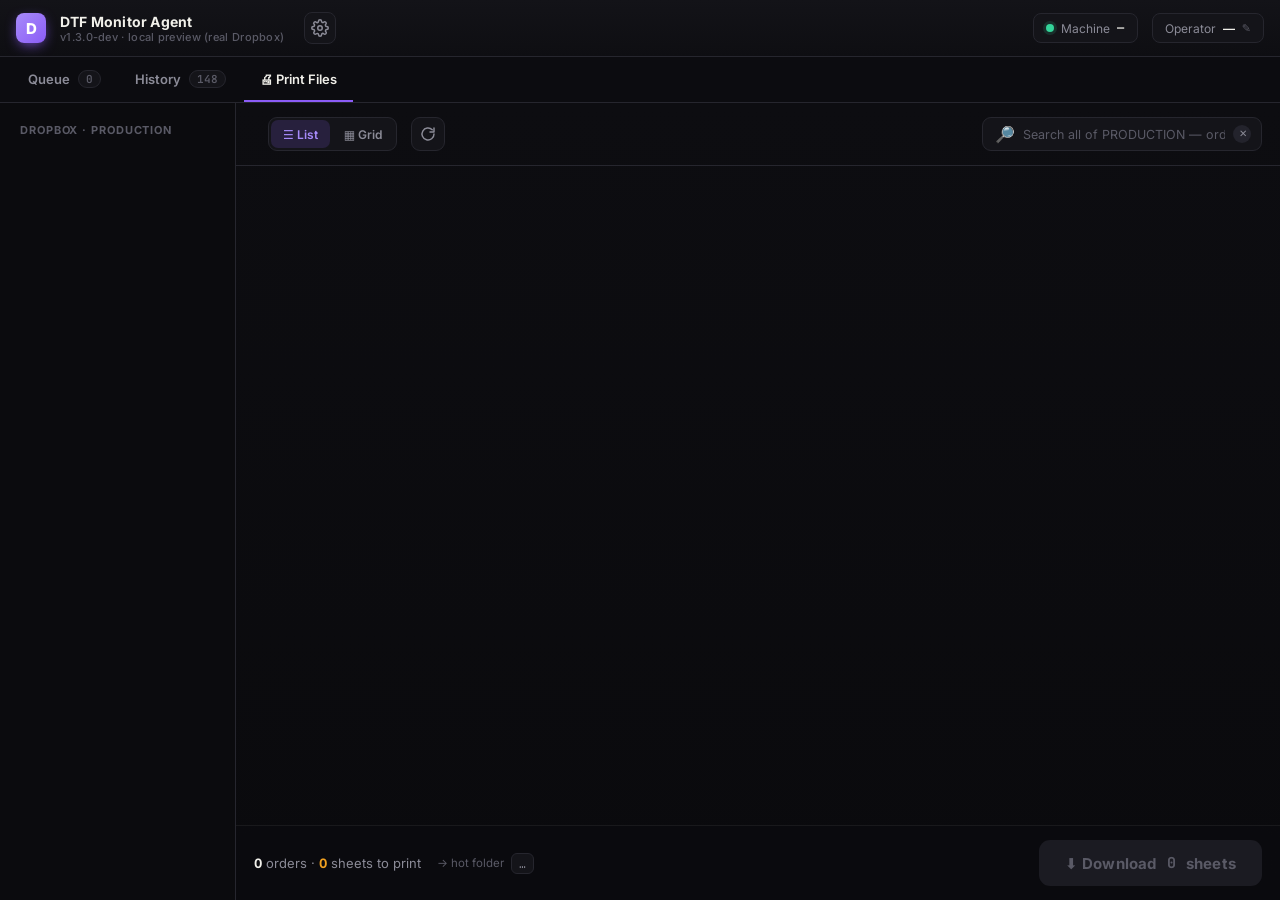
<file: agent/ui_preview/index.html>
<!doctype html>
<html lang="en">
<head>
<meta charset="utf-8">
<meta name="viewport" content="width=device-width, initial-scale=1">
<title>DTF Monitor Agent — Preview</title>
<link rel="preconnect" href="https://fonts.googleapis.com">
<link rel="preconnect" href="https://fonts.gstatic.com" crossorigin>
<link rel="stylesheet" href="https://fonts.googleapis.com/css2?family=Inter:wght@400;500;600;700;800;900&family=JetBrains+Mono:wght@400;500;600;700&display=swap">
<style>
  :root{
    --bg:#08080a; --panel:#0e0e11; --surface:#141419; --surface2:#1b1b22; --surface3:#23232c;
    --border:#26262e; --border2:#34343f; --text:#F1F0EA; --muted:#8b8b97; --faint:#5a5a66;
    --accent:#8b5cf6; --accent-soft:#a78bfa; --accent-dim:rgba(139,92,246,.16);
    --ready:#34d399; --ready-dim:rgba(52,211,153,.14); --warn:#fbbf24; --warn-dim:rgba(251,191,36,.14);
    --sheets:#f0a020; --uv:#38bdf8; --uv-dim:rgba(56,189,248,.14);
    --mono:"JetBrains Mono",ui-monospace,SFMono-Regular,Menlo,monospace;
    --ui:"Inter",system-ui,-apple-system,"Segoe UI",sans-serif;
    --ease-out:cubic-bezier(.23,1,.32,1);
  }
  *{box-sizing:border-box}
  html,body{height:100%}
  body{margin:0;background:var(--bg);color:var(--text);font-family:var(--ui);-webkit-font-smoothing:antialiased;overflow:hidden}
  .window{width:100%;height:100vh;background:var(--panel);display:flex;flex-direction:column;overflow:hidden}
  .titlebar{flex:none;display:flex;align-items:center;gap:14px;padding:12px 16px;background:linear-gradient(180deg,#131318,#0e0e12);border-bottom:1px solid var(--border);}
  .logo{width:30px;height:30px;border-radius:8px;flex:none;display:grid;place-items:center;font-weight:800;font-size:15px;color:#fff;background:linear-gradient(135deg,var(--accent-soft),var(--accent));box-shadow:0 4px 14px -4px var(--accent);}
  .appname{font-weight:700;font-size:14px;letter-spacing:.2px}
  .appname small{display:block;font-weight:500;font-size:11px;color:var(--faint);letter-spacing:.3px}
  .spacer{flex:1}
  .chip{display:inline-flex;align-items:center;gap:7px;height:30px;padding:0 12px;border-radius:8px;background:var(--surface);border:1px solid var(--border);font-size:12px;color:var(--muted);white-space:nowrap}
  .chip b{color:var(--text);font-weight:600}
  .chipbtn{appearance:none;cursor:pointer;font-family:var(--ui);transition:border-color .14s var(--ease-out),background .14s var(--ease-out)}
  .chipbtn .pen{color:var(--faint);font-size:11px}
  @media(hover:hover){.chipbtn:hover{border-color:rgba(139,92,246,.4);background:var(--accent-dim)}.chipbtn:hover .pen{color:var(--accent-soft)}}
  .chipbtn:active{transform:scale(.97)}
  .machine{font-family:var(--mono);font-weight:600;color:var(--accent-soft);letter-spacing:.4px}
  .gear{appearance:none;border:1px solid var(--border);background:var(--surface);color:var(--muted);width:32px;height:32px;border-radius:8px;display:grid;place-items:center;cursor:pointer;margin-left:6px;transition:background .14s var(--ease-out),color .14s var(--ease-out),border-color .14s var(--ease-out),transform .3s var(--ease-out)}
  @media(hover:hover){.gear:hover{background:var(--accent-dim);color:var(--accent-soft);border-color:rgba(139,92,246,.4);transform:rotate(60deg)}}
  .gear:active{transform:scale(.92)}
  .modal{position:fixed;inset:0;background:rgba(4,4,7,.6);backdrop-filter:blur(4px);-webkit-backdrop-filter:blur(4px);display:flex;align-items:center;justify-content:center;z-index:50;animation:fade .16s var(--ease-out)}
  .modal[hidden]{display:none}
  @keyframes fade{from{opacity:0}}
  .sheet{width:min(560px,92vw);max-height:88vh;display:flex;flex-direction:column;background:var(--panel);border:1px solid var(--border2);border-radius:16px;box-shadow:0 30px 80px -20px rgba(0,0,0,.8);overflow:hidden;animation:pop .2s var(--ease-out)}
  @keyframes pop{from{opacity:0;transform:translateY(8px) scale(.98)}}
  .sheet-h{display:flex;align-items:center;padding:16px 18px;border-bottom:1px solid var(--border);font-size:15px}
  .sheet-h b{flex:1}
  .sheet-x{appearance:none;border:0;background:var(--surface2);color:var(--muted);width:26px;height:26px;border-radius:7px;cursor:pointer;font-size:12px}
  @media(hover:hover){.sheet-x:hover{background:var(--surface3);color:var(--text)}}
  .sheet-b{padding:16px 18px;overflow-y:auto;display:flex;flex-direction:column;gap:12px}
  .grp{font-size:10.5px;font-weight:700;letter-spacing:.7px;text-transform:uppercase;color:var(--faint);margin-top:6px}
  .grp:first-child{margin-top:0}
  .fld{display:flex;flex-direction:column;gap:5px}
  .fld>span{font-size:12.5px;color:var(--muted);font-weight:500}
  .fld>span small{color:var(--faint);font-weight:400}
  .fld input{all:unset;box-sizing:border-box;width:100%;height:38px;padding:0 12px;background:var(--surface);border:1px solid var(--border);border-radius:9px;font-family:var(--mono);font-size:12.5px;color:var(--text)}
  .fld input:focus{border-color:var(--accent)}
  .fld-row{display:flex;gap:8px}
  .fld-row input{flex:1}
  .browse{appearance:none;border:1px solid var(--border);background:var(--surface2);color:var(--muted);font-family:var(--ui);font-size:12px;font-weight:600;padding:0 14px;border-radius:9px;cursor:pointer;white-space:nowrap}
  @media(hover:hover){.browse:hover{background:var(--surface3);color:var(--text);border-color:var(--border2)}}
  .browse:active{transform:scale(.96)}
  .sheet-f{display:flex;align-items:center;gap:10px;padding:14px 18px;border-top:1px solid var(--border)}
  .savemsg{flex:1;font-size:12px;color:var(--ready)}
  .btn-ghost{appearance:none;border:1px solid var(--border);background:transparent;color:var(--muted);font-family:var(--ui);font-size:13px;font-weight:600;height:38px;padding:0 18px;border-radius:9px;cursor:pointer}
  @media(hover:hover){.btn-ghost:hover{color:var(--text);border-color:var(--border2)}}
  .btn-primary{appearance:none;border:0;background:linear-gradient(135deg,var(--accent-soft),var(--accent));color:#fff;font-family:var(--ui);font-size:13px;font-weight:700;height:38px;padding:0 22px;border-radius:9px;cursor:pointer;box-shadow:0 8px 20px -8px var(--accent)}
  .btn-primary:active{transform:scale(.97)}
  .dot{width:8px;height:8px;border-radius:50%;background:var(--ready);box-shadow:0 0 0 3px var(--ready-dim)}
  .tabs{flex:none;display:flex;gap:2px;padding:0 12px;background:#0c0c10;border-bottom:1px solid var(--border)}
  .tab{appearance:none;background:none;border:0;cursor:pointer;font-family:var(--ui);color:var(--muted);font-size:13px;font-weight:600;padding:13px 16px 12px;border-bottom:2px solid transparent;display:flex;align-items:center;gap:8px}
  .tab .cnt{font-family:var(--mono);font-size:11px;color:var(--faint);background:var(--surface);border:1px solid var(--border);border-radius:20px;padding:1px 7px}
  .tab[aria-selected="true"]{color:var(--text);border-bottom-color:var(--accent)}
  .tab[aria-selected="true"] .cnt{color:var(--accent-soft);background:var(--accent-dim);border-color:transparent}
  .stage{flex:1;min-height:0}
  .tabpanel{height:100%}
  .tabpanel[hidden]{display:none}
  .toolbar{flex:none;display:flex;align-items:center;gap:14px;padding:14px 18px;border-bottom:1px solid var(--border)}
  .crumb{font-size:12.5px;color:var(--muted);display:flex;align-items:center;gap:7px;flex-wrap:wrap}
  .crumb b{color:var(--text);font-weight:600}.crumb .sep{color:var(--faint)}
  .cseg{cursor:pointer}.cseg:hover{color:var(--text)}.cseg:last-child{color:var(--text);font-weight:600}
  .search{display:flex;align-items:center;gap:8px;height:34px;padding:0 10px 0 12px;width:280px;background:var(--surface);border:1px solid var(--border);border-radius:9px;color:var(--faint)}
  .search:focus-within{border-color:var(--accent);color:var(--accent-soft)}
  .search input{all:unset;flex:1;font-family:var(--ui);font-size:12.5px;color:var(--text);min-width:0}
  .search input::placeholder{color:var(--faint)}
  .searchx{appearance:none;border:0;background:var(--surface3);color:var(--muted);width:18px;height:18px;border-radius:50%;cursor:pointer;font-size:10px;line-height:1;display:grid;place-items:center;flex:none}
  @media(hover:hover){.searchx:hover{background:var(--accent);color:#fff}}
  .qloc{font-size:11px;color:var(--accent-soft);font-weight:600;display:flex;align-items:center;gap:5px;margin-top:-2px}
  .loc{margin-left:8px;font-size:11px;color:var(--accent-soft);font-weight:600}
  #crumbBack{cursor:pointer;color:var(--accent-soft);font-weight:600}
  .urg{display:inline-block;margin-left:7px;padding:1px 6px;border-radius:5px;background:#ef4444;color:#fff;font-family:var(--ui);font-size:9.5px;font-weight:800;letter-spacing:.5px;vertical-align:middle}
  .qcard.urgent{box-shadow:inset 0 2px 0 #ef4444}
  .row.urgent .dcode{color:#f87171}
  .code{font-family:var(--mono);font-weight:700;font-size:12.5px;color:var(--accent-soft);background:var(--accent-dim);padding:2px 8px;border-radius:6px;letter-spacing:.3px}
  .status{font-size:10.5px;font-weight:700;letter-spacing:.4px;text-transform:uppercase;display:inline-flex;align-items:center;gap:5px;padding:3px 8px;border-radius:20px}
  .status .sd{width:6px;height:6px;border-radius:50%}
  .status.ready{color:var(--ready);background:var(--ready-dim)}.status.ready .sd{background:var(--ready)}
  .status.printed{color:var(--ready);background:var(--ready-dim)}.status.printed .sd{background:var(--ready)}
  .status.printing{color:var(--warn);background:var(--warn-dim)}.status.printing .sd{background:var(--warn);animation:pulse 1.1s infinite}
  .status.done{color:var(--ready);background:var(--ready-dim)}.status.done .sd{background:var(--ready)}
  @keyframes pulse{50%{opacity:.35}}
  .actionbar{flex:none;margin-top:auto;display:flex;align-items:center;gap:16px;padding:14px 18px;border-top:1px solid rgba(255,255,255,.06);background:rgba(12,12,16,.72);backdrop-filter:blur(20px) saturate(140%);-webkit-backdrop-filter:blur(20px) saturate(140%)}
  .selinfo{font-size:13px;color:var(--muted)}.selinfo b{color:var(--text);font-weight:700;font-variant-numeric:tabular-nums}.selinfo .sh{color:var(--sheets)}
  .target{font-size:11.5px;color:var(--faint);display:flex;align-items:center;gap:7px}
  .target code{font-family:var(--mono);color:var(--muted);background:var(--surface);border:1px solid var(--border);padding:2px 7px;border-radius:6px;max-width:280px;overflow:hidden;text-overflow:ellipsis;white-space:nowrap}
  .target[hidden]{display:none}
  .dlprog{display:flex;align-items:center;gap:10px;flex:1;min-width:0}
  .dlprog[hidden]{display:none}
  .dlbar{flex:1;height:6px;border-radius:4px;background:var(--surface3);overflow:hidden;min-width:120px}
  .dlbar i{display:block;height:100%;width:0;background:linear-gradient(90deg,var(--accent-soft),var(--accent));transition:width .2s linear}
  .dltxt{font-size:11.5px;color:var(--muted);font-variant-numeric:tabular-nums;white-space:nowrap;max-width:420px;overflow:hidden;text-overflow:ellipsis}
  .dltxt b{color:var(--text)}
  .print{margin-left:auto;appearance:none;border:0;cursor:pointer;font-family:var(--ui);display:inline-flex;align-items:center;gap:10px;height:46px;padding:0 26px;border-radius:11px;font-size:15px;font-weight:700;color:#fff;letter-spacing:.2px;background:linear-gradient(135deg,var(--accent-soft),var(--accent));box-shadow:0 12px 26px -10px var(--accent);transition:transform .14s var(--ease-out),filter .12s}
  .print:hover:not(:disabled){filter:brightness(1.07)}.print:active:not(:disabled){transform:scale(.97)}
  .print:disabled{background:var(--surface2);color:var(--faint);box-shadow:none;cursor:not-allowed}
  .print .n{font-family:var(--mono);font-variant-numeric:tabular-nums}
  :focus-visible{outline:2px solid var(--accent-soft);outline-offset:2px}
  .viewtoggle{display:flex;gap:2px;background:var(--surface);border:1px solid var(--border);border-radius:9px;padding:2px}
  .vtbtn{appearance:none;border:0;background:transparent;color:var(--muted);cursor:pointer;height:28px;padding:0 12px;border-radius:7px;font-family:var(--ui);font-size:12px;font-weight:600;display:flex;align-items:center;gap:6px;transition:background .14s var(--ease-out),color .14s var(--ease-out)}
  .vtbtn:active{transform:scale(.97)}
  .vtbtn[data-active]{background:var(--accent-dim);color:var(--accent-soft)}
  .refbtn{appearance:none;display:inline-flex;align-items:center;justify-content:center;width:34px;height:34px;border-radius:9px;background:var(--surface);border:1px solid var(--border);color:var(--muted);cursor:pointer;transition:background .14s var(--ease-out),color .14s var(--ease-out),border-color .14s var(--ease-out)}
  @media(hover:hover){.refbtn:hover{background:var(--accent-dim);color:var(--accent-soft);border-color:rgba(139,92,246,.4)}}
  .refbtn:active{transform:scale(.93)}
  .refbtn.spin svg{animation:spin .7s linear infinite}
  @keyframes spin{to{transform:rotate(360deg)}}
  .freshts{font-size:11px;color:var(--faint);font-variant-numeric:tabular-nums;min-width:56px}
  .body{display:grid;grid-template-columns:236px 1fr;height:100%;min-height:0;overflow:hidden}
  .rail{background:#0b0b0e;border-right:1px solid var(--border);padding:14px 10px;display:flex;flex-direction:column;gap:2px;overflow:auto;min-height:0}
  .rail-h{font-size:11px;font-weight:700;letter-spacing:.9px;text-transform:uppercase;color:var(--faint);padding:6px 10px 10px}
  .folder{display:flex;align-items:center;gap:10px;padding:9px 10px;border-radius:9px;cursor:pointer;color:var(--muted);font-size:13px;font-weight:500;border:1px solid transparent;transition:background .14s var(--ease-out),color .14s var(--ease-out),transform .12s var(--ease-out)}
  @media (hover:hover) and (pointer:fine){.folder:hover{background:var(--surface);color:var(--text)}}
  .folder:active{transform:scale(.99)}
  .folder .fi{width:16px;flex:none;color:var(--faint)}
  .folder .nm{flex:1;overflow:hidden;text-overflow:ellipsis;white-space:nowrap}
  .folder .fcnt{font-family:var(--mono);font-size:11.5px;font-weight:700;color:var(--text);background:var(--surface3);border:1px solid var(--border2);border-radius:20px;min-width:26px;height:20px;padding:0 7px;display:inline-grid;place-items:center;font-variant-numeric:tabular-nums;flex:none}
  .folder .fcnt:empty{display:none}
  .folder .fcnt.zero{color:var(--faint);background:transparent;border-color:var(--border);font-weight:600}
  .folder.active .fcnt{color:#fff;background:var(--accent);border-color:var(--accent)}
  .folder.active{background:var(--accent-dim);color:var(--text);border-color:rgba(139,92,246,.35)}
  .folder.active .fi{color:var(--accent-soft)}
  .folder.uvfolder .fi{color:var(--uv)}
  .railcats{display:flex;flex-wrap:wrap;gap:5px;padding:2px 4px 12px;border-bottom:1px solid var(--border);margin-bottom:10px}
  .catpill{appearance:none;border:1px solid var(--border);background:var(--surface);color:var(--muted);font-family:var(--ui);font-size:11px;font-weight:600;padding:4px 9px;border-radius:7px;cursor:pointer;white-space:nowrap;transition:background .14s var(--ease-out),color .14s var(--ease-out),border-color .14s var(--ease-out)}
  @media(hover:hover){.catpill:hover{color:var(--text);border-color:var(--border2)}}
  .catpill:active{transform:scale(.95)}
  .catpill.active{background:var(--accent-dim);color:var(--accent-soft);border-color:rgba(139,92,246,.4)}
  .catpill.uv.active{color:var(--uv);background:var(--uv-dim);border-color:rgba(56,189,248,.4)}
  .raillabel{font-size:10px;font-weight:700;letter-spacing:.8px;text-transform:uppercase;color:var(--faint);padding:0 10px 8px}
  .main{display:flex;flex-direction:column;background:linear-gradient(180deg,#0d0d11,#0a0a0d);height:100%;min-height:0;min-width:0;overflow:hidden}
  .filescroll{flex:1;min-height:0;overflow-y:auto;overflow-x:hidden;padding:0}
  /* folder tiles (navigate into subfolders) */
  .ftiles{display:flex;flex-wrap:wrap;gap:10px;padding:16px 18px 6px}
  .ftile{display:inline-flex;align-items:center;gap:8px;background:var(--surface);border:1px solid var(--border);border-radius:10px;padding:9px 13px;color:var(--text);font-family:var(--ui);font-size:12.5px;font-weight:600;cursor:pointer;transition:border-color .14s var(--ease-out),background .14s var(--ease-out),transform .12s var(--ease-out)}
  @media(hover:hover){.ftile:hover{border-color:var(--border2);background:var(--surface2)}}
  .ftile:active{transform:scale(.98)}
  .ftile .far{color:var(--faint)}
  .ogrid{display:flex;flex-wrap:wrap;gap:14px;padding:16px 18px}
  .qcard{flex:1 1 calc((100% - 28px)/3);max-width:calc((100% - 28px)/3);min-width:0;background:var(--surface);border:1px solid var(--border);border-left:3px solid var(--bar,var(--accent));border-radius:11px;padding:13px 14px;cursor:pointer;display:flex;flex-direction:column;gap:9px;transition:border-color .16s var(--ease-out),background .16s var(--ease-out),box-shadow .16s var(--ease-out),transform .14s var(--ease-out)}
  @media(hover:hover){.qcard:hover{border-color:var(--border2)}}
  .qcard:active{transform:scale(.99)}
  .qcard.sel{border-color:var(--accent);border-left-color:var(--accent);background:rgba(139,92,246,.07);box-shadow:0 0 0 1px var(--accent)}
  .qcard.locked{opacity:.42}
  .qcard.locked.sel{opacity:.72}
  .qtop{display:flex;align-items:baseline;gap:8px}
  .qcode{font-family:var(--mono);font-weight:700;font-size:14px;color:var(--text);letter-spacing:.3px}
  .qright{margin-left:auto;font-family:var(--mono);font-size:11.5px;color:var(--muted)}
  .qmulti{color:var(--sheets);font-weight:600}
  .qcust{font-size:12.5px;color:var(--muted);overflow:hidden;text-overflow:ellipsis;white-space:nowrap}
  .qsheets{display:flex;flex-direction:column;gap:2px;border-top:1px solid var(--border);padding-top:8px}
  .qs{display:flex;align-items:center;gap:9px;padding:2px 0;font-family:var(--mono);font-size:11.5px}
  .qsp{color:var(--faint);width:42px}.qsi{color:var(--text);font-variant-numeric:tabular-nums}
  /* per-sheet selection: a multi-sheet order can be split across machines */
  .qs{cursor:pointer;border-radius:6px;padding:3px 6px;margin:0 -6px;border:1px solid transparent;transition:background .12s var(--ease-out),border-color .12s var(--ease-out)}
  @media(hover:hover){.qs:hover{background:var(--surface2)}}
  .qs .qsel{width:14px;height:14px;border-radius:4px;border:1.5px solid var(--border2);display:grid;place-items:center;font-size:9px;font-weight:800;color:transparent;flex:none}
  .qs.on{background:var(--accent-dim);border-color:rgba(139,92,246,.35)}
  .qs.on .qsel{background:var(--accent);border-color:var(--accent);color:#fff}
  .qs.lk{opacity:.45}
  .qcard.part{border-color:var(--accent);box-shadow:0 0 0 1px rgba(139,92,246,.5)}
  .dchip{cursor:pointer}
  .dchip.on{border-color:var(--accent);background:var(--accent-dim)}
  .dchip.on .dp{color:var(--accent-soft)}
  .row.part{box-shadow:inset 3px 0 0 var(--accent-soft)}
  .row.part .dcheck{background:var(--accent-soft);border-color:var(--accent-soft);color:#fff}
  .cx{font-family:var(--ui);font-size:9.5px;font-weight:800;color:#1a1206;background:var(--sheets);padding:1px 6px;border-radius:5px}
  .quv{margin-left:auto;font-family:var(--ui);font-size:9.5px;font-weight:700;color:var(--uv);background:var(--uv-dim);padding:1px 6px;border-radius:5px}
  .qfoot{display:flex;align-items:center;gap:8px}
  .qaway{margin-left:auto;font-size:10.5px;color:var(--uv)}
  .dhead,.row{display:grid;grid-template-columns:22px 88px minmax(120px,1fr) 116px auto 84px;align-items:center;gap:14px;padding:0 18px}
  .dhead{height:34px;position:sticky;top:0;background:#0c0c10;border-bottom:1px solid var(--border);font-size:10.5px;font-weight:700;text-transform:uppercase;letter-spacing:.6px;color:var(--faint);z-index:1}
  .row{min-height:52px;border-bottom:1px solid var(--border);cursor:pointer;transition:background .12s var(--ease-out)}
  @media(hover:hover){.row:hover{background:rgba(255,255,255,.02)}}
  .row.sel{background:var(--accent-dim);box-shadow:inset 3px 0 0 var(--accent)}
  .row.locked{opacity:.42}
  .row.locked.sel{opacity:.72}
  .dcheck{width:18px;height:18px;border-radius:5px;border:1.5px solid var(--border2);background:var(--surface);display:grid;place-items:center;color:transparent;font-size:11px;font-weight:800}
  .row.sel .dcheck{background:var(--accent);border-color:var(--accent);color:#fff}
  .dcode{font-family:var(--mono);font-weight:700;font-size:12.5px;color:var(--accent-soft)}
  .dcust{font-size:12.5px;color:var(--text);overflow:hidden;text-overflow:ellipsis;white-space:nowrap}
  .dmod{justify-self:end;font-family:var(--mono);font-size:11.5px;color:var(--muted);font-variant-numeric:tabular-nums;white-space:nowrap}
  .dsheets{display:flex;align-items:center;gap:7px;flex-wrap:wrap;justify-content:flex-end}
  .dchip{display:inline-flex;align-items:center;gap:7px;font-family:var(--mono);background:var(--surface2);border:1px solid var(--border);border-radius:8px;padding:4px 10px}
  .dchip .dp{color:var(--faint);font-size:11px}
  .dchip .di{color:var(--text);font-weight:700;font-size:13.5px;font-variant-numeric:tabular-nums}
  .dchip.lk{background:var(--warn-dim);border-color:rgba(251,191,36,.35)}
  .dchip.lk .di{color:var(--warn);font-size:11.5px}
  .row .status{justify-self:end}
  .pane{position:relative;display:flex;flex-direction:column;height:100%;background:linear-gradient(180deg,#0d0d11,#0a0a0d)}
  /* ── Queue: this machine's work list (Downloaded → RIP'd → Printed ✓) ── */
  .qstats{display:flex;gap:6px}
  .qstat{display:inline-flex;align-items:center;gap:7px;height:30px;padding:0 11px;border-radius:8px;background:var(--surface);border:1px solid var(--border);font-size:12px;color:var(--muted);white-space:nowrap}
  .qstat b{color:var(--text);font-family:var(--mono);font-variant-numeric:tabular-nums}
  .sdot{width:7px;height:7px;border-radius:50%;display:inline-block}
  .s-dl{background:var(--muted)}.s-rip{background:var(--accent-soft)}.s-ok{background:var(--ready)}
  .scanbox{display:flex;align-items:center;gap:8px;height:34px;padding:0 6px 0 12px;width:380px;background:var(--surface);border:1px dashed var(--border2);border-radius:9px;color:var(--faint)}
  .scanbox:focus-within{border-color:var(--accent)}
  .scanbox input{all:unset;flex:1;font-family:var(--mono);font-size:12px;color:var(--text);min-width:0}
  .scanbox input::placeholder{color:var(--faint);font-family:var(--ui)}
  .scanbox .browse{height:26px;padding:0 10px;font-size:11px}
  .qlist{flex:1;min-height:0;overflow:auto;padding:0 0 12px}
  .qsec{position:sticky;top:0;z-index:1;display:flex;align-items:center;gap:10px;padding:12px 18px 8px;background:#0c0c10;font-size:10.5px;font-weight:700;letter-spacing:.7px;text-transform:uppercase;color:var(--faint)}
  .qsec b{color:var(--muted);font-family:var(--mono);font-weight:600}
  .qr{position:relative;display:grid;grid-template-columns:26px 150px minmax(120px,1fr) 104px minmax(220px,auto) auto 34px;align-items:center;gap:14px;min-height:56px;padding:0 18px;border-bottom:1px solid var(--border);transition:background .12s var(--ease-out)}
  @media(hover:hover){.qr:hover{background:rgba(255,255,255,.02)}}
  .qr.warn{box-shadow:inset 3px 0 0 var(--warn)}
  .qr.late{box-shadow:inset 3px 0 0 #ef4444}
  .qr.done{opacity:.55}
  @media(hover:hover){.qr.done:hover{opacity:.9}}
  .qicon{width:22px;height:22px;border-radius:50%;display:grid;place-items:center;font-size:11px;font-weight:800;border:1.5px solid var(--border2);color:var(--faint)}
  .qr.rip .qicon{border-color:var(--accent);color:var(--accent-soft);background:var(--accent-dim)}
  .qr.done .qicon{border-color:var(--ready);background:var(--ready);color:#06231a}
  .qcode2{font-family:var(--mono);font-weight:700;font-size:13px;color:var(--text);display:flex;align-items:baseline;gap:6px;white-space:nowrap}
  .qcode2 small{font-weight:600;font-size:11px;color:var(--faint)}
  .qmeta{font-size:12.5px;color:var(--muted);display:flex;align-items:center;gap:8px;min-width:0}
  .qmeta>span:first-child{overflow:hidden;text-overflow:ellipsis;white-space:nowrap}
  .qmeta .in{font-family:var(--mono);color:var(--text);flex:none}
  .stagechip{justify-self:start;font-size:10.5px;font-weight:700;letter-spacing:.4px;text-transform:uppercase;padding:3px 9px;border-radius:20px;white-space:nowrap}
  .qr.dl .stagechip{color:var(--muted);background:var(--surface2);border:1px solid var(--border)}
  .qr.rip .stagechip{color:var(--accent-soft);background:var(--accent-dim)}
  .qr.done .stagechip{color:var(--ready);background:var(--ready-dim)}
  .qmsg{font-size:12px;color:var(--muted);white-space:nowrap;font-variant-numeric:tabular-nums}
  .qr.warn .qmsg{color:var(--warn)}.qr.late .qmsg{color:#f87171;font-weight:600}
  .qmsg .cp{font-family:var(--mono);color:var(--text)}
  .qdone{appearance:none;border:1px solid var(--border2);background:var(--surface2);color:var(--text);font-family:var(--ui);font-size:12px;font-weight:700;height:30px;padding:0 12px;border-radius:8px;cursor:pointer;white-space:nowrap;justify-self:end;transition:background .14s var(--ease-out),border-color .14s var(--ease-out),color .14s var(--ease-out)}
  @media(hover:hover){.qdone:hover{background:var(--ready-dim);border-color:rgba(52,211,153,.5);color:var(--ready)}}
  .qdone:active{transform:scale(.96)}
  .qdone:disabled{opacity:.5;cursor:default}
  .qr.done .qdone-slot{visibility:hidden}
  .qmore{appearance:none;border:1px solid transparent;background:transparent;color:var(--faint);width:30px;height:30px;border-radius:8px;cursor:pointer;font-size:16px;line-height:1;justify-self:end}
  @media(hover:hover){.qmore:hover{background:var(--surface2);color:var(--text);border-color:var(--border)}}
  .qpop{position:absolute;right:16px;top:calc(100% - 8px);z-index:5;min-width:250px;background:var(--panel);border:1px solid var(--border2);border-radius:10px;box-shadow:0 18px 40px -12px rgba(0,0,0,.8);padding:5px;display:flex;flex-direction:column;animation:pop .14s var(--ease-out)}
  .qpop button{appearance:none;border:0;background:transparent;color:var(--text);font-family:var(--ui);font-size:12.5px;text-align:left;padding:8px 10px;border-radius:7px;cursor:pointer}
  @media(hover:hover){.qpop button:hover{background:var(--surface2)}}
  .qpop button.danger{color:#f87171}
  .qpop .hint{font-size:10.5px;color:var(--faint);padding:4px 10px 6px;font-family:var(--mono);overflow:hidden;text-overflow:ellipsis;white-space:nowrap;max-width:320px}
  .qempty{padding:40px 18px;color:var(--faint);font-size:13px;line-height:1.7;max-width:560px}
  .qempty b{color:var(--muted)}
  .camline{display:flex;align-items:center;gap:9px;font-size:12px;color:var(--muted)}.camline b{color:var(--text)}
  .camdot{width:8px;height:8px;border-radius:50%;background:var(--faint);flex:none}
  .camdot.live{background:var(--ready);box-shadow:0 0 0 3px var(--ready-dim)}.camdot.bad{background:#ef4444;box-shadow:0 0 0 3px rgba(239,68,68,.2)}.camdot.starting{background:var(--warn);box-shadow:0 0 0 3px var(--warn-dim)}
  .camlive{position:absolute;right:18px;bottom:72px;width:340px;background:#000;border:1px solid var(--border2);border-radius:10px;overflow:hidden;z-index:10;box-shadow:0 18px 40px -12px rgba(0,0,0,.8)}
  .camlive[hidden]{display:none}
  .camlive img{display:block;width:100%;aspect-ratio:16/9;object-fit:cover;background:#111}
  .camcap{font-size:11px;color:var(--muted);padding:5px 9px;background:var(--panel);font-family:var(--mono)}
  .flash{position:absolute;inset:0;z-index:20;display:flex;align-items:center;justify-content:center;pointer-events:none;background:rgba(6,35,26,.93);color:#fff;animation:fade .12s var(--ease-out)}
  .flash[hidden]{display:none}
  .flash.warn{background:rgba(70,50,6,.94)}.flash.bad{background:rgba(70,14,14,.94)}
  .flash .fx{text-align:center}
  .flash .big{font-family:var(--mono);font-weight:800;font-size:46px;letter-spacing:.5px}
  .flash .big small{font-size:22px;font-weight:700;opacity:.75;margin-left:12px}
  .flash .sub{margin-top:10px;font-size:16px;font-weight:600;opacity:.9}
  .qsum{margin-left:auto;display:flex;gap:8px}
  .scroll{flex:1;min-height:0;overflow:auto;padding:16px 18px;display:flex;flex-direction:column;gap:14px}
  .qgroup{background:var(--surface);border:1px solid var(--border);border-radius:12px;overflow:hidden}
  .qgroup.printing{border-color:rgba(251,191,36,.45)}
  .qghead{display:flex;align-items:center;gap:10px;padding:10px 14px;background:var(--surface2);border-bottom:1px solid var(--border);font-size:12.5px;color:var(--muted)}
  .qghead b{color:var(--text);font-weight:600}.qghead .status{margin-left:auto}
  .prog{height:4px;background:var(--surface3)}.prog i{display:block;height:100%;background:var(--warn)}
  .qrow{display:flex;align-items:center;gap:12px;padding:11px 14px;border-top:1px solid var(--border)}
  .qrow .qi{font-family:var(--mono);font-size:11px;color:var(--faint);width:30px;flex:none}
  .qrow .qin{font-family:var(--mono);font-size:12px;color:var(--text);width:46px;flex:none}
  .qrow .qf{font-family:var(--mono);font-size:10.5px;color:var(--faint);flex:1;overflow:hidden;text-overflow:ellipsis;white-space:nowrap}
  .lockline{display:flex;align-items:center;gap:8px;font-size:11.5px;color:var(--warn)}.lockline b{color:var(--text)}
  .tablewrap{flex:1;min-height:0;overflow:auto}
  table.h{width:100%;border-collapse:collapse;font-size:12.5px;min-width:640px}
  table.h th{position:sticky;top:0;background:#0c0c10;text-align:left;color:var(--faint);font-weight:700;font-size:10.5px;text-transform:uppercase;letter-spacing:.6px;padding:11px 16px;border-bottom:1px solid var(--border);z-index:1}
  table.h td{padding:11px 16px;border-bottom:1px solid var(--border);color:var(--muted);white-space:nowrap}
  td.t{font-family:var(--mono);color:var(--muted);font-size:11.5px}
  td.mono{font-family:var(--mono);color:var(--text)}
  td.num{font-family:var(--mono);text-align:right;color:var(--text)}
  td .op{color:var(--text);font-weight:600}
  @media (prefers-reduced-motion:reduce){*{transition:none!important;animation:none!important}}
  @media (max-width:1050px){.qcard{flex-basis:calc((100% - 14px)/2)!important;max-width:calc((100% - 14px)/2)!important}}
  @media (max-width:760px){.body{grid-template-columns:1fr}.rail{display:none}.qcard{flex-basis:100%!important;max-width:100%!important}}
</style>
</head>
<body>
<div class="window">
  <div class="titlebar">
    <div class="logo">D</div>
    <div class="appname">DTF Monitor Agent<small>v1.3.0-dev · local preview (real Dropbox)</small></div>
    <button class="gear" id="gearBtn" title="Settings"><svg width="18" height="18" viewBox="0 0 24 24" fill="none" stroke="currentColor" stroke-width="2" stroke-linecap="round" stroke-linejoin="round"><circle cx="12" cy="12" r="3"/><path d="M19.4 15a1.65 1.65 0 0 0 .33 1.82l.06.06a2 2 0 1 1-2.83 2.83l-.06-.06a1.65 1.65 0 0 0-1.82-.33 1.65 1.65 0 0 0-1 1.51V21a2 2 0 0 1-4 0v-.09A1.65 1.65 0 0 0 9 19.4a1.65 1.65 0 0 0-1.82.33l-.06.06a2 2 0 1 1-2.83-2.83l.06-.06a1.65 1.65 0 0 0 .33-1.82 1.65 1.65 0 0 0-1.51-1H3a2 2 0 0 1 0-4h.09A1.65 1.65 0 0 0 4.6 9a1.65 1.65 0 0 0-.33-1.82l-.06-.06a2 2 0 1 1 2.83-2.83l.06.06a1.65 1.65 0 0 0 1.82.33H9a1.65 1.65 0 0 0 1-1.51V3a2 2 0 0 1 4 0v.09a1.65 1.65 0 0 0 1 1.51 1.65 1.65 0 0 0 1.82-.33l.06-.06a2 2 0 1 1 2.83 2.83l-.06.06a1.65 1.65 0 0 0-.33 1.82V9a1.65 1.65 0 0 0 1.51 1H21a2 2 0 0 1 0 4h-.09a1.65 1.65 0 0 0-1.51 1z"/></svg></button>
    <div class="spacer"></div>
    <div class="chip"><span class="dot"></span> Machine <b class="machine" id="mMachine">—</b></div>
    <button class="chip chipbtn" id="opChip" title="Change operator (just the name — nothing else)">Operator <b id="mOperator">—</b> <span class="pen">✎</span></button>
  </div>
  <div class="tabs" role="tablist">
    <button class="tab" role="tab" data-tab="queue" aria-selected="false">Queue <span class="cnt">0</span></button>
    <button class="tab" role="tab" data-tab="history" aria-selected="false">History <span class="cnt">148</span></button>
    <button class="tab" role="tab" data-tab="files" aria-selected="true">🖨 Print Files</button>
  </div>
  <div class="stage">
    <div class="tabpanel" id="p-files">
      <div class="body">
        <nav class="rail"><div class="rail-h" id="railHead">DROPBOX · PRODUCTION</div><div id="railfolders"></div></nav>
        <!-- rail content is rendered dynamically: category pills + persistent folder list -->
        <div class="main">
          <div class="toolbar">
            <div class="crumb" id="crumb"></div>
            <div class="viewtoggle"><button class="vtbtn" data-view="list" data-active>☰ List</button><button class="vtbtn" data-view="grid">▦ Grid</button></div>
            <button class="refbtn" id="refBtn" title="Refresh (Dropbox)"><svg width="16" height="16" viewBox="0 0 24 24" fill="none" stroke="currentColor" stroke-width="2.2" stroke-linecap="round" stroke-linejoin="round"><path d="M21 12a9 9 0 1 1-2.64-6.36"/><path d="M21 3v6h-6"/></svg></button>
            <span class="freshts" id="freshts"></span>
            <div class="spacer" style="flex:1"></div>
            <div class="search">🔎<input id="searchInput" placeholder="Search all of PRODUCTION — order no / name…"><button class="searchx" id="searchClear" hidden>✕</button></div>
          </div>
          <div class="filescroll" id="grid"></div>
          <div class="actionbar">
            <div class="selinfo"><b id="ordN">0</b> orders · <b class="sh" id="shN">0</b> sheets to print</div>
            <div class="target" id="target">→ hot folder <code id="hotpath">…</code></div>
            <div class="dlprog" id="dlprog" hidden><div class="dlbar"><i id="dlfill"></i></div><span class="dltxt" id="dltxt"></span></div>
            <button class="print" id="printBtn" disabled>⬇ Download <span class="n">0</span> sheets</button>
          </div>
        </div>
      </div>
    </div>
    <div class="tabpanel" id="p-queue" hidden>
      <div class="pane">
        <div class="toolbar">
          <div class="crumb"><b>Queue</b> · this machine</div>
          <div class="qstats"><span class="qstat"><i class="sdot s-dl"></i> Downloaded <b id="qsDl">0</b></span><span class="qstat"><i class="sdot s-rip"></i> RIP'd <b id="qsRip">0</b></span><span class="qstat"><i class="sdot s-ok"></i> Printed today <b id="qsDone">0</b></span></div>
          <div class="spacer" style="flex:1"></div>
          <span class="qstat" id="camChip" title="Oven camera"><i class="sdot" id="camDot" style="background:var(--faint)"></i> Camera <b id="camTxt">off</b></span><button class="browse" id="camLiveBtn" title="Show what the camera sees">👁 Live</button><div class="scanbox" title="Fallback: type the code if the camera missed a sheet">⌨<input id="scanInput" placeholder="Camera missed it? Type the code — e.g. PRO3956 (2-5)"><button class="browse" id="scanBtn">Scan</button></div>
        </div>
        <div class="qlist" id="qlist"></div>
        <div class="actionbar">
          <div class="camline"><span class="camdot" id="camDot2"></span><span><b>Oven camera</b> <span id="camLine">off</span> · RIPLOG <span id="ripState">not configured</span></span></div>
          <div class="spacer" style="flex:1"></div>
          <button class="btn-ghost" id="clearDone">Clear printed</button>
        </div>
        <div class="camlive" id="camLive" hidden><img id="camImg" alt="camera"><div class="camcap" id="camCap">—</div></div>
        <div class="flash" id="scanFlash" hidden><div class="fx"><div class="big"></div><div class="sub"></div></div></div>
      </div>
    </div>
    <div class="tabpanel" id="p-history" hidden>
      <div class="pane">
        <div class="toolbar"><div class="crumb"><b>History</b> · this machine</div><div class="qsum"><span class="chip">Today <b>26 jobs</b></span></div></div>
        <div class="tablewrap"><table class="h"><thead><tr><th>Time</th><th>Order</th><th>File</th><th>Operator</th><th style="text-align:right">Inches</th><th>Status</th></tr></thead><tbody id="hbody"></tbody></table></div>
      </div>
    </div>
  </div>

  <!-- operator-only quick change: no other setting is touched -->
  <div class="modal" id="opModal" hidden>
    <div class="sheet" style="width:min(380px,92vw)">
      <div class="sheet-h"><b>Who is printing?</b><button class="sheet-x" id="opClose" title="Close">✕</button></div>
      <div class="sheet-b">
        <label class="fld"><span>Operator name</span><input id="opInput" placeholder="e.g. EMRE" autocomplete="off"></label>
        <div class="grp" style="margin-top:2px;text-transform:none;letter-spacing:0;font-weight:500">Shown on everything this machine prints from now on.</div>
      </div>
      <div class="sheet-f"><span class="savemsg" id="opMsg"></span><button class="btn-ghost" id="opCancel">Cancel</button><button class="btn-primary" id="opSave">Save</button></div>
    </div>
  </div>

  <div class="modal" id="settings" hidden>
    <div class="sheet">
      <div class="sheet-h"><b>⚙ Settings</b><button class="sheet-x" id="setClose" title="Close">✕</button></div>
      <div class="sheet-b">
        <div class="grp">This machine</div>
        <label class="fld"><span>Machine name</span><input id="setMachine" placeholder="PICASSO_M_1"></label>
        <label class="fld"><span>Operator</span><input id="setOperator" placeholder="EMRE"></label>
        <div class="grp">Files</div>
        <label class="fld"><span>Hot folder <small>(where prints are dropped)</small></span><div class="fld-row"><input id="setHot" placeholder="C:\Users\…\DTF-HotFolder"><button class="browse" data-target="setHot" data-kind="folder">Browse…</button></div></label>
        <label class="fld"><span>Oven camera <small>(webcam number: 0 = first camera · off = disabled)</small></span><input id="setCamera" placeholder="0"></label>
        <label class="fld"><span>RIPLOG file <small>(Flexi RIP log — marks queue items RIP'd)</small></span><div class="fld-row"><input id="setRip" placeholder="blank = auto-detect"><button class="browse" id="ripDetect" type="button">Detect</button><button class="browse" data-target="setRip" data-kind="file">Browse…</button></div></label>
        <div class="grp">Connection</div>
        <label class="fld"><span>Server URL</span><input id="setServer" placeholder="https://dtfproductionstatus.com"></label>
        <label class="fld"><span>Dropbox root</span><input id="setRoot" placeholder="/PRODUCTION"></label>
      </div>
      <div class="sheet-f"><span class="savemsg" id="setMsg"></span><button class="btn-ghost" id="setCancel">Cancel</button><button class="btn-primary" id="setSave">Save</button></div>
    </div>
  </div>
</div>

<script>
  const tabs=[...document.querySelectorAll('.tab')];
  const panels={files:'p-files',queue:'p-queue',history:'p-history'};
  function switchTab(name){tabs.forEach(x=>x.setAttribute('aria-selected',x.dataset.tab===name?'true':'false'));Object.entries(panels).forEach(([k,id])=>document.getElementById(id).hidden=(k!==name));if(name==='queue')loadQueue();}
  tabs.forEach(t=>t.addEventListener('click',()=>switchTab(t.dataset.tab)));

  const STORECOLOR={C:'#f5b301',PRO:'#ff7a1a',LSV:'#a78bfa',B:'#34d399',MC:'#38bdf8',IN:'#f472b6',P:'#8b5cf6',MS:'#fb7185',G:'#22d3ee',DWC:'#c084fc'};
  const storeColor=code=>{const m=(code||'').match(/^[A-Za-z]+/);return (m&&STORECOLOR[m[0]])||'#8b5cf6';};

  let PRINTEDMAP={}; // order code → Set(parts) already in this folder's BASILDI sub-folder
  let ORDERS=[], SUBS=[], CATS=[], api=null, cfg={machine:'—',operator:'—',hotFolder:'',browseRoot:'/PRODUCTION'}, curPath='/PRODUCTION';
  const storesCache={};
  // printable-file count per store folder, shown next to the folder in the rail
  // (one cached list call per folder; refreshed with the folder auto-refresh)
  const COUNTS={};
  async function loadCounts(stores){
    const res=await Promise.all((stores||[]).map(s=>api.list_folder(s.path).catch(()=>null)));
    (stores||[]).forEach((s,i)=>{const r=res[i];if(r&&r.status==='ok')COUNTS[s.path]=(r.entries||[]).filter(e=>e.type==='file'&&PRINTABLE.test(e.name)).length;});
  }
  const lastSeg=p=>(p||'').split('/').filter(Boolean).slice(-1)[0]||'PRODUCTION';
  function categoryOf(path){const root=cfg.browseRoot;if(!path||path===root)return root;const rel=path.slice(root.length).split('/').filter(Boolean);return rel.length?root+'/'+rel[0]:root;}
  async function ensureStores(cat){const root=cfg.browseRoot;if(cat===root)return CATS;if(storesCache[cat])return storesCache[cat];try{const r=await api.list_folder(cat);if(r&&r.status==='ok'){const f=(r.entries||[]).filter(e=>e.type==='folder');storesCache[cat]=f;return f;}}catch(e){}return [];}
  // Selection is per SHEET (file path), so a multi-sheet order can be split across
  // machines: click one sheet to take just that one, click the order to take all of it.
  const sel=new Set();
  const selState=o=>{const n=o.sheets.filter(s=>sel.has(s.path)).length;return n===0?'none':n===o.sheets.length?'all':'some';};
  const selClass=o=>{const st=selState(o);return st==='all'?' sel':st==='some'?' part':'';};
  const toggleOrder=o=>{const all=selState(o)==='all';o.sheets.forEach(s=>all?sel.delete(s.path):sel.add(s.path));};
  const toggleSheet=p=>{if(sel.has(p))sel.delete(p);else sel.add(p);};
  const fmtDate=iso=>{try{const d=new Date(iso);return d.toLocaleDateString([], {month:'short',day:'numeric'})+' '+d.toLocaleTimeString([], {hour:'2-digit',minute:'2-digit'});}catch(e){return '';}};
  const ordN=document.getElementById('ordN'),shN=document.getElementById('shN'),printBtn=document.getElementById('printBtn');
  let view=(function(){try{return localStorage.getItem('pf_view')||'list'}catch(e){return 'list'}})(); // list by default; the toggle remembers a choice
  let searchMode=false;
  const PRINTABLE=/\.(png|tif|tiff|jpg|jpeg)$/i;

  function parseFile(name){
    let code=null,m=name.match(/([A-Za-z]{1,4}\d+)\s*\(\d+\s*[xX]?\)/);
    if(m)code=m[1].toUpperCase(); else {m=name.match(/\b([A-Za-z]{1,4}\d{3,})\b/); if(m)code=m[1].toUpperCase();}
    const cp=name.match(/\((\d+)\s*[xX]\)/); const copies=cp?Math.max(1,parseInt(cp[1],10)):1;
    // "(a-b)": the smaller number is the part — never part > total
    const pm=name.match(/\((\d+)\s*-\s*(\d+)\)/); let total=1,part=1; if(pm){const a=parseInt(pm[1],10),b=parseInt(pm[2],10); if(a<=b){part=a;total=b;}else{total=a;part=b;}}
    const im=name.match(/-(\d+)\s*INCH/i), inch=im?im[1]+'"':'';
    const uv=/(^|[^A-Za-z])UV\b/i.test(name);
    const urgent=/^\s*\+\+/.test(name); // "++" at the very start of the file name = priority order
    let after=name; const cut=name.search(/\(\d+\s*-\s*\d+\)/);
    if(cut>=0) after=name.slice(cut).replace(/^\(\d+\s*-\s*\d+\)\s*/,'');
    else {const c2=name.search(/\(\d+\s*[xX]?\)/); if(c2>=0) after=name.slice(c2).replace(/^\(\d+\s*[xX]?\)\s*[-–]?\s*/,'');}
    const cust=after.replace(/^\s*\+\+\s*/,'').replace(/^\(\d+\)\s*[-–]?\s*/,'').replace(/-\d+\s*INCH.*$/i,'').replace(/\.[a-z]+$/i,'').replace(/^[\s-]+/,'').trim();
    return {code,copies,total,part,inch,uv,cust,urgent};
  }
  function groupOrders(files){
    const map=new Map();
    for(const f of files){const pf=parseFile(f.name),code=pf.code||f.name;let o=map.get(code);if(!o){o={code,cust:'',status:'ready',sheets:[]};map.set(code,o);}o.sheets.push({p:pf.part,total:pf.total,inch:pf.inch,copies:pf.copies,here:true,uv:pf.uv,urgent:pf.urgent,name:f.name,path:f.path,claimedBy:f.claimedBy||null,printedBy:f.printedBy||null,modified:f.modified||null});if(pf.cust&&!o.cust)o.cust=pf.cust;}
    const arr=[...map.values()];
    for(const o of arr){o.sheets.sort((a,b)=>a.p-b.p);const t=Math.max(...o.sheets.map(s=>s.total||1));o.sheets.forEach(s=>s.total=t);o.locked=o.sheets.some(s=>s.claimedBy);o.allLocked=o.sheets.every(s=>s.claimedBy);o.urgent=o.sheets.some(s=>s.urgent);if(o.sheets.every(s=>s.printedBy))o.status='printed';const pp=(o.sheets[0].path||'').split('/');o.loc=pp.length>1?pp[pp.length-2]:'';o.modified=o.sheets.map(s=>s.modified).filter(Boolean).sort().slice(-1)[0]||null;}
    arr.sort((a,b)=>(b.urgent?1:0)-(a.urgent?1:0)||a.code.localeCompare(b.code));return arr; // urgent first
  }
  const cx=c=>c>1?`<span class="cx">×${c}</span>`:'';
  // who printed (from the server's BASILDI registry — visible on every PC's agent)
  const whoP=pb=>pb?[pb.machine,pb.operator].filter(Boolean).join(' · '):'';
  const whoOrder=o=>[...new Set(o.sheets.map(s=>whoP(s.printedBy)).filter(Boolean))].join(', ');
  const statusChip=o=>`<span class="status ${o.status}"><span class="sd"></span>${o.status==='printed'?'Printed · '+whoOrder(o):'Ready'}</span>`;
  // Printed sheets get moved to <folder>/BASILDI, so an order that is partly printed only
  // shows its remaining sheets here — this badge says how many are already done.
  async function loadPrinted(){
    PRINTEDMAP={}; const b=SUBS.find(f=>/^basildi$/i.test(f.name)); if(!b)return;
    try{const r=await api.list_folder(b.path);if(r&&r.status==='ok'){for(const f of (r.entries||[]).filter(e=>e.type==='file'&&PRINTABLE.test(e.name))){const pf=parseFile(f.name);const c=pf.code||f.name;(PRINTEDMAP[c]=PRINTEDMAP[c]||new Set()).add(pf.part);}}}catch(e){}
  }
  const printedBadge=(o,cls)=>{const s=PRINTEDMAP[o.code];if(!s||!s.size)return '';return `<span class="${cls}" style="color:var(--ready)" title="${[...s].map(p=>'#'+p).join(', ')} in BASILDI">✓ ${s.size}/${o.sheets[0].total} printed</span>`;};

  function qcard(o){
    const total=o.sheets[0].total,multi=total>1;
    const rows=o.sheets.map(s=>`<div class="qs${sel.has(s.path)?' on':''}${s.claimedBy?' lk':''}" data-path="${s.path}" title="${multi?'Take just this sheet':''}"><span class="qsel">✓</span><span class="qsp">#${s.p}/${total}</span><span class="qsi">${s.inch||''}</span>${cx(s.copies)}${s.printedBy?`<span class="quv" style="color:var(--ready);background:var(--ready-dim)" title="${(s.printedBy.at||'').replace('T',' ')}">✓ ${whoP(s.printedBy)}</span>`:s.claimedBy?`<span class="quv" style="color:var(--warn);background:var(--warn-dim)">🔒 ${s.claimedBy.machine}</span>`:''}</div>`).join('');
    const right=multi?total+' sheets':(o.sheets[0].inch||'');
    const loc=(searchMode&&o.loc)?`<div class="qloc">📁 ${o.loc}</div>`:'';
    const nLocked=o.sheets.filter(s=>s.claimedBy).length;
    return `<div class="qcard${o.allLocked?' locked':''}${selClass(o)}${o.urgent?' urgent':''}" data-code="${o.code}" style="--bar:${storeColor(o.code)}"><div class="qtop"><span class="qcode">${o.code}</span>${o.urgent?'<span class="urg">URGENT</span>':''}<span class="qright ${multi?'qmulti':''}">${right}</span></div><div class="qcust">${o.cust||'—'}</div>${loc}<div class="qsheets">${rows}</div><div class="qfoot">${statusChip(o)}${o.locked?`<span class="qaway" style="color:var(--warn)">🔒 ${o.allLocked?'assigned':nLocked+'/'+total+' assigned'}</span>`:''}${printedBadge(o,'qaway')}</div></div>`;
  }
  function drow(o){
    const total=o.sheets[0].total;
    const chips=o.sheets.map(s=>`<span class="dchip${s.claimedBy?' lk':''}${sel.has(s.path)?' on':''}" data-path="${s.path}" title="${total>1?'Take just this sheet':''}"><span class="dp">#${s.p}${total>1?'/'+total:''}</span><span class="di">${s.claimedBy?'🔒 '+s.claimedBy.machine:(s.inch||'—')}</span></span>${s.printedBy&&whoOrder(o).includes(',')?`<span class="dp" style="color:var(--ready)">✓ ${whoP(s.printedBy)}</span>`:''}${s.copies>1?cx(s.copies):''}`).join('');
    const loc=(searchMode&&o.loc)?`<span class="loc">📁 ${o.loc}</span>`:'';
    const md=`<span class="dmod">${o.modified?fmtDate(o.modified):'—'}</span>`;
    return `<div class="row${o.allLocked?' locked':''}${selClass(o)}${o.urgent?' urgent':''}" data-code="${o.code}"><span class="dcheck">${selState(o)==='some'?'–':'✓'}</span><span class="dcode">${o.code}${o.urgent?'<span class="urg">URGENT</span>':''}</span><span class="dcust">${o.cust||'—'}${loc}${printedBadge(o,'loc')}</span>${md}<span class="dsheets">${chips}</span>${statusChip(o)}</div>`;
  }
  const ftile=f=>`<button class="ftile" data-path="${f.path}">📁 <span class="fnm">${f.name}</span> <span class="far">›</span></button>`;
  function render(){
    const grid=document.getElementById('grid');
    let html='';
    // show a folder's own subfolders (e.g. PRINTED) only when we're deeper than
    // the category level — at category level the stores are already in the rail.
    const showChips = SUBS.length && curPath!==cfg.browseRoot && curPath!==categoryOf(curPath);
    if(showChips) html+=`<div class="ftiles">`+SUBS.map(ftile).join('')+`</div>`;
    if(ORDERS.length){
      html+= view==='list'
        ? `<div class="dhead"><span></span><span>Order</span><span>Customer</span><span style="justify-self:end">Modified</span><span style="justify-self:end">Sheets · inches</span><span style="justify-self:end">Status</span></div>`+ORDERS.map(drow).join('')
        : `<div class="ogrid">`+ORDERS.map(qcard).join('')+`</div>`;
    } else if(searchMode){
      html+='<div style="padding:34px;color:var(--faint);font-size:13px">No results found.</div>';
    } else if(!showChips){
      html+= SUBS.length
        ? '<div style="padding:34px;color:var(--faint);font-size:13px">No files directly here — open one of the folders on the left.</div>'
        : '<div style="padding:34px;color:var(--faint);font-size:13px">No printable files in this folder.</div>';
    }
    const st=grid.scrollTop; grid.innerHTML=html; grid.scrollTop=st;
    grid.querySelectorAll('.ftile').forEach(el=>el.addEventListener('click',()=>navigate(el.dataset.path)));
    grid.querySelectorAll('[data-code]').forEach(el=>{
      const o=ORDERS.find(x=>x.code===el.dataset.code); if(!o)return;
      el.addEventListener('click',()=>{toggleOrder(o);render();});                 // whole order
      el.querySelectorAll('[data-path]').forEach(sh=>sh.addEventListener('click',e=>{e.stopPropagation();toggleSheet(sh.dataset.path);render();})); // one sheet
    });
    updateBar();
  }
  function updateBar(){
    let prints=0, orders=0;
    for(const o of ORDERS){const picked=o.sheets.filter(s=>sel.has(s.path));if(picked.length){orders++;prints+=picked.reduce((n,s)=>n+(s.copies||1),0);}}
    ordN.textContent=orders; shN.textContent=prints;
    printBtn.disabled=prints===0;
    printBtn.innerHTML='⬇ Download <span class="n">'+prints+'</span> sheets';
  }
  document.querySelectorAll('.vtbtn').forEach(b=>{b.toggleAttribute('data-active',b.dataset.view===view);b.addEventListener('click',()=>{view=b.dataset.view;try{localStorage.setItem('pf_view',view)}catch(e){}document.querySelectorAll('.vtbtn').forEach(x=>x.toggleAttribute('data-active',x===b));render();});});

  function setBreadcrumb(path){
    const root=cfg.browseRoot;
    const rel=path.startsWith(root)?path.slice(root.length):path;
    const segs=rel.split('/').filter(Boolean);
    let acc=root; const parts=[`<span class="cseg" data-p="${root}">PRODUCTION</span>`];
    segs.forEach(s=>{acc+='/'+s;parts.push(`<span class="sep">/</span><span class="cseg" data-p="${acc}">${s}</span>`);});
    const el=document.getElementById('crumb'); el.innerHTML=parts.join('');
    el.querySelectorAll('.cseg').forEach(x=>x.addEventListener('click',()=>navigate(x.dataset.p)));
  }
  async function navigate(path){
    curPath=path; sel.clear(); searchMode=false; setBreadcrumb(path);
    const grid=document.getElementById('grid'); grid.innerHTML='<div style="padding:34px;color:var(--faint);font-size:13px">Loading…</div>';
    let res; try{res=await api.list_folder(path);}catch(e){res={status:'error',message:e.message};}
    if(!res||res.status!=='ok'){grid.innerHTML='<div style="padding:34px;color:#ef4444;font-size:13px">Error: '+((res&&res.message)||'listing failed')+'</div>';return;}
    SUBS=(res.entries||[]).filter(e=>e.type==='folder');
    const files=(res.entries||[]).filter(e=>e.type==='file'&&PRINTABLE.test(e.name));
    ORDERS=groupOrders(files);
    await loadPrinted();
    const stores=await ensureStores(categoryOf(path));
    render(); renderRail(path, stores);
    stampFresh();
    // counts arrive a moment later; re-draw the rail only if we're still here
    loadCounts(stores).then(()=>{ if(curPath===path && !searchMode) renderRail(path, stores); });
  }
  let reloading=false;
  function stampFresh(){const el=document.getElementById('freshts');if(el)el.textContent=new Date().toLocaleTimeString([], {hour:'2-digit',minute:'2-digit',second:'2-digit'});}
  async function reload(fresh){
    if(!api||reloading||searchMode) return; reloading=true;
    const btn=document.getElementById('refBtn'); if(fresh&&btn)btn.classList.add('spin');
    try{
      const res=await api.list_folder(curPath, !!fresh);
      if(res&&res.status==='ok'){
        SUBS=(res.entries||[]).filter(e=>e.type==='folder');
        const files=(res.entries||[]).filter(e=>e.type==='file'&&PRINTABLE.test(e.name));
        ORDERS=groupOrders(files);
        await loadPrinted();
        const known=new Set(ORDERS.flatMap(o=>o.sheets.map(s=>s.path))); [...sel].forEach(p=>{ if(!known.has(p)) sel.delete(p); });
        const stores=await ensureStores(categoryOf(curPath));
        await loadCounts(stores);
        const g=document.getElementById('grid'); const st=g?g.scrollTop:0;
        render(); renderRail(curPath, stores); if(g)g.scrollTop=st;
        stampFresh();
      }
    }catch(e){}
    if(btn)btn.classList.remove('spin'); reloading=false;
  }
  function renderRail(path, stores){
    const root=cfg.browseRoot, cat=categoryOf(path), catName=cat===root?'PRODUCTION':lastSeg(cat);
    const el=document.getElementById('railfolders'); el.innerHTML='';
    // 1) category switcher — always present (quick access to every category)
    if(CATS.length){
      const cw=document.createElement('div'); cw.className='railcats';
      CATS.forEach(c=>{const b=document.createElement('button');b.className='catpill'+(c.path===cat?' active':'')+(/^UV/i.test(c.name)?' uv':'');b.textContent=c.name;b.title=c.name;b.addEventListener('click',()=>navigate(c.path));cw.appendChild(b);});
      el.appendChild(cw);
    }
    // 2) persistent folder list for the active category (stays put while you drill in)
    const lab=document.createElement('div'); lab.className='raillabel'; lab.textContent=catName; el.appendChild(lab);
    (stores||[]).forEach(s=>{const isUV=/^UV/i.test(s.name);const active=(path===s.path||path.startsWith(s.path+'/'));const d=document.createElement('div');d.className='folder'+(isUV?' uvfolder':'')+(active?' active':'');d.dataset.path=s.path;const n=COUNTS[s.path];d.innerHTML=`<span class="fi">▸</span><span class="nm">${s.name}</span><span class="fcnt${n===0?' zero':''}" title="${n==null?'':n+' file'+(n===1?'':'s')+' to print'}">${n==null?'':n}</span>`;d.addEventListener('click',()=>navigate(s.path));el.appendChild(d);});
    if(!(stores||[]).length) el.innerHTML+='<div style="padding:8px 10px;color:var(--faint);font-size:12px">—</div>';
  }
  async function boot(){
    try{
      cfg=await api.config(); curPath=cfg.browseRoot;
      document.getElementById('mMachine').textContent=cfg.machine;document.getElementById('mOperator').textContent=cfg.operator;document.getElementById('hotpath').textContent=cfg.hotFolder;
      loadQueue();
      const root=await api.list_folder(cfg.browseRoot);
      if(!root||root.status!=='ok'){document.getElementById('grid').innerHTML='<div style="padding:34px;color:#ef4444">Dropbox listing failed: '+((root&&root.message)||'')+'</div>';return;}
      CATS=(root.entries||[]).filter(e=>e.type==='folder');
      const oneDtf=CATS.find(e=>/^1-DTF/i.test(e.name));
      navigate(oneDtf?oneDtf.path:cfg.browseRoot);
    }catch(e){document.getElementById('grid').innerHTML='<div style="padding:34px;color:#ef4444">Bridge error: '+e.message+'</div>';}
  }
  printBtn.addEventListener('click',async()=>{
    const picked=ORDERS.flatMap(o=>o.sheets.filter(s=>sel.has(s.path)).map(s=>({o,s})));
    const lockedSel=picked.filter(x=>x.s.claimedBy);
    if(lockedSel.length && !confirm('Already assigned to another machine:\n'+lockedSel.map(x=>x.o.code+' #'+x.s.p+'/'+x.s.total+' ('+(x.s.claimedBy.machine||'?')+')').join('\n')+'\n\nDownload here anyway?')) return;
    const items=picked.map(x=>({path:x.s.path,copies:x.s.copies||1}));
    if(!items.length)return;
    printBtn.disabled=true; printBtn.innerHTML='⏳ Downloading…';
    // live progress bar (polls Python while the download runs)
    const fmtMB=b=>(b/1048576).toFixed(1)+' MB';
    const dl=document.getElementById('dlprog'),fill=document.getElementById('dlfill'),txt=document.getElementById('dltxt'),tgt=document.getElementById('target');
    tgt.hidden=true; dl.hidden=false; fill.style.width='2%'; txt.innerHTML='Starting…';
    const poll=setInterval(async()=>{try{const p=await api.download_progress();if(!p.active)return;const pct=p.total?Math.round(p.done/p.total*100):0;const overall=p.count?((p.index-1)+(p.total?p.done/p.total:0))/p.count*100:0;fill.style.width=Math.max(2,overall)+'%';txt.innerHTML=`<b>${p.index} of ${p.count}</b> · ${(p.file||'').replace(/</g,'&lt;')} · ${p.total?fmtMB(p.done)+' / '+fmtMB(p.total)+' ('+pct+'%)':fmtMB(p.done)}`;}catch(e){}},250);
    let res; try{res=await api.print_files(items);}catch(e){res={ok:[],failed:[{error:e.message}]};}
    clearInterval(poll); fill.style.width='100%'; txt.innerHTML=`<b>${res.ok?res.ok.length:0}</b> file(s) in hot folder ✓`;
    setTimeout(()=>{dl.hidden=true;tgt.hidden=false;},1800);
    if(res.failed&&res.failed.length) alert((res.ok?res.ok.length:0)+' file(s) downloaded.\n\nFailed: '+res.failed.length+'\n'+res.failed.map(f=>f.error||'').join('\n'));
    sel.clear(); navigate(curPath);
    await loadQueue(); switchTab('queue');   // the files now sit in this machine's queue as "Downloaded"
  });
  // ── search across all of PRODUCTION (Dropbox indexes it server-side) ──
  const searchInput=document.getElementById('searchInput'), searchClear=document.getElementById('searchClear');
  let searchTimer=null, searchSeq=0;
  async function doSearch(q){
    const seq=++searchSeq; searchMode=true; sel.clear(); SUBS=[];
    const grid=document.getElementById('grid'); grid.innerHTML='<div style="padding:34px;color:var(--faint);font-size:13px">Searching…</div>';
    let res; try{res=await api.search(q);}catch(e){res={status:'error',message:e.message};}
    if(seq!==searchSeq) return; // a newer search superseded this one
    if(!res||res.status!=='ok'){grid.innerHTML='<div style="padding:34px;color:#ef4444;font-size:13px">Search error: '+((res&&res.message)||'')+'</div>';return;}
    const files=(res.entries||[]).filter(e=>e.type==='file'&&PRINTABLE.test(e.name));
    ORDERS=groupOrders(files);
    document.getElementById('crumb').innerHTML='<span class="cseg" id="crumbBack">← Folders</span><span class="sep">·</span>🔎 <b>"'+q.replace(/</g,'&lt;')+'"</b> <span style="color:var(--faint)">· '+ORDERS.length+(ORDERS.length===1?' order':' orders')+'</span>';
    const cb=document.getElementById('crumbBack'); if(cb)cb.addEventListener('click',()=>exitSearch());
    render();
  }
  function exitSearch(){ searchInput.value=''; searchClear.hidden=true; searchMode=false; navigate(curPath); }
  searchInput.addEventListener('input',()=>{
    const q=searchInput.value.trim(); searchClear.hidden=!q; clearTimeout(searchTimer);
    if(q.length<2){ if(searchMode){ searchMode=false; navigate(curPath); } return; }
    searchTimer=setTimeout(()=>doSearch(q),350);
  });
  searchClear.addEventListener('click',exitSearch);
  searchInput.addEventListener('keydown',e=>{if(e.key==='Escape')exitSearch();});

  // ── operator quick change (only the name is saved; other settings untouched) ──
  const opModal=document.getElementById('opModal'), opInput=document.getElementById('opInput'), opMsg=document.getElementById('opMsg');
  function openOp(){ opInput.value=cfg.operator||''; opMsg.textContent=''; opMsg.style.color=''; opModal.hidden=false; setTimeout(()=>{opInput.focus();opInput.select();},30); }
  function closeOp(){ opModal.hidden=true; }
  async function saveOp(){
    const v=opInput.value.trim(); if(!v){ opMsg.style.color='#ef4444'; opMsg.textContent='Enter a name'; return; }
    const res=await api.save_config({operator:v});
    if(res&&res.status==='ok'){ cfg=res.config; document.getElementById('mOperator').textContent=cfg.operator; opMsg.textContent='Saved ✓'; setTimeout(closeOp,400); }
    else { opMsg.style.color='#ef4444'; opMsg.textContent='Error: '+((res&&res.message)||'save failed'); }
  }
  document.getElementById('opChip').addEventListener('click',openOp);
  document.getElementById('opClose').addEventListener('click',closeOp);
  document.getElementById('opCancel').addEventListener('click',closeOp);
  document.getElementById('opSave').addEventListener('click',saveOp);
  opInput.addEventListener('keydown',e=>{ if(e.key==='Enter')saveOp(); if(e.key==='Escape')closeOp(); });
  opModal.addEventListener('click',e=>{ if(e.target===opModal) closeOp(); });

  // ── settings modal ──
  const settingsEl=document.getElementById('settings');
  const setF={machine:'setMachine',operator:'setOperator',hotFolder:'setHot',riplog:'setRip',server:'setServer',browseRoot:'setRoot',camera:'setCamera'};
  function openSettings(){ for(const k in setF){document.getElementById(setF[k]).value=cfg[k]||'';} document.getElementById('setMsg').textContent=''; settingsEl.hidden=false; }
  function closeSettings(){ settingsEl.hidden=true; }
  document.getElementById('gearBtn').addEventListener('click',openSettings);
  document.getElementById('setClose').addEventListener('click',closeSettings);
  document.getElementById('setCancel').addEventListener('click',closeSettings);
  settingsEl.addEventListener('click',e=>{ if(e.target===settingsEl) closeSettings(); });
  document.addEventListener('keydown',e=>{ if(e.key==='Escape'&&!settingsEl.hidden) closeSettings(); });
  settingsEl.querySelectorAll('.browse[data-target]').forEach(b=>b.addEventListener('click',async()=>{
    if(!api) return;
    const r = b.dataset.kind==='file' ? await api.pick_file() : await api.pick_folder();
    if(r&&r.status==='ok'&&r.path) document.getElementById(b.dataset.target).value=r.path;
  }));
  document.getElementById('ripDetect').addEventListener('click',async()=>{
    if(!api) return; const msg=document.getElementById('setMsg'); msg.style.color=''; msg.textContent='Looking for RIPLOG.HTML…';
    const r=await api.detect_riplog();
    if(r&&r.status==='ok'){document.getElementById('setRip').value=r.path;msg.textContent='Found ✓';}
    else {msg.style.color='#ef4444';msg.textContent='Not found — is Flexi installed on this PC? Use Browse…';}
  });
  document.getElementById('setSave').addEventListener('click',async()=>{
    if(!api) return;
    const patch={}; for(const k in setF){patch[k]=document.getElementById(setF[k]).value.trim();}
    const res=await api.save_config(patch);
    if(res&&res.status==='ok'){
      cfg=res.config;
      document.getElementById('mMachine').textContent=cfg.machine;
      document.getElementById('mOperator').textContent=cfg.operator;
      document.getElementById('hotpath').textContent=cfg.hotFolder;
      document.getElementById('setMsg').textContent='Saved ✓';
      setTimeout(()=>{ closeSettings(); boot(); }, 500);
    } else {
      document.getElementById('setMsg').style.color='#ef4444';
      document.getElementById('setMsg').textContent='Error: '+((res&&res.message)||'save failed');
    }
  });

  // ── Queue: this machine's work list ──
  // Stages: Downloaded (Print pressed) → RIP'd (name seen in RIPLOG) → Printed ✓ (oven camera read the QR).
  // Nothing here is clicked by the operator; the stages advance on their own.
  const STUCK={dl:[30,60], rip:[45,90]}; // minutes → amber, red
  let QITEMS=[];
  const mins=iso=>iso?Math.max(0,Math.round((Date.now()-new Date(iso).getTime())/60000)):0;
  const ago=iso=>{const m=mins(iso);if(m<1)return 'just now';if(m<60)return m+' min ago';const h=Math.floor(m/60),r=m%60;return h+' h'+(r?' '+r+' min':'')+' ago';};
  const clock=iso=>{try{return new Date(iso).toLocaleTimeString([], {hour:'2-digit',minute:'2-digit'});}catch(e){return ''}};
  const qstage=it=>it.printed_at?'done':it.ripped_at?'rip':'dl';
  // did Order Tracker accept the stage? (ot_ripped / ot_printed set by the bridge)
  const otMark=v=>!v?'':v==='ok'?' · <span style="color:var(--ready)" title="Order Tracker updated">OT ✓</span>':` · <span style="color:var(--warn)" title="${String(v).replace(/"/g,'&quot;')}">⚠ OT</span>`;
  function qrow(it){
    const st=qstage(it), copies=it.copies||1, n=it.printed_count||0;
    let msg='', flag='';
    if(st==='dl'){const m=mins(it.assigned_at);flag=m>=STUCK.dl[1]?'late':m>=STUCK.dl[0]?'warn':'';msg=`Downloaded ${ago(it.assigned_at)} · `+(flag?"not RIP'd yet":'waiting for RIP');}
    else if(st==='rip'){const m=mins(it.ripped_at);flag=m>=STUCK.rip[1]?'late':m>=STUCK.rip[0]?'warn':'';const cp=copies>1?` · <span class="cp">${n} of ${copies}</span> printed`:'';msg=`RIP'd ${ago(it.ripped_at)} · `+(flag?'not printed':'waiting for oven')+cp+otMark(it.ot_ripped);}
    else {msg=`Printed ${clock(it.printed_at)} · <span class="cp">${it.printed_machine||it.machine||''}</span> · ${it.printed_operator||it.operator||''}`+(copies>1?` · <span class="cp">${copies} of ${copies}</span>`:'')+(it.manual?' · marked manually':'')+(it.extra_scans?` · reprint ×${it.extra_scans}`:'')+(it.moved_to?' · moved to BASILDI':it.move_error?` · <span style="color:var(--warn)" title="${String(it.move_error).replace(/"/g,'&quot;')}">⚠ not moved to BASILDI</span>`:'')+otMark(it.ot_printed);}
    const icon=st==='done'?'✓':st==='rip'?'◐':'○', chip=st==='done'?'Printed':st==='rip'?"RIP'd":'Downloaded';
    return `<div class="qr ${st} ${flag}" data-id="${it.id}"><span class="qicon">${icon}</span><span class="qcode2">${it.code}${it.total>1?`<small>${it.part}/${it.total}</small>`:''}${it.urgent?'<span class="urg">URGENT</span>':''}</span><span class="qmeta"><span title="${it.name}">${it.cust||it.name}</span>${it.inch?`<span class="in">${it.inch}</span>`:''}${copies>1?cx(copies):''}</span><span class="stagechip">${chip}</span><span class="qmsg">${msg}</span><span class="qdone-slot">${st==='done'?'':`<button class="qdone" title="Printed but the camera did not read it — mark this sheet printed">✓ Printed</button>`}</span><button class="qmore" title="More">⋯</button></div>`;
  }
  function renderQueue(){
    const list=document.getElementById('qlist'); if(!list)return;
    const open=QITEMS.filter(i=>!i.printed_at).sort((a,b)=>(a.assigned_at||'').localeCompare(b.assigned_at||''));
    const done=QITEMS.filter(i=>i.printed_at).sort((a,b)=>(b.printed_at||'').localeCompare(a.printed_at||''));
    const dl=open.filter(i=>!i.ripped_at).length;
    document.getElementById('qsDl').textContent=dl; document.getElementById('qsRip').textContent=open.length-dl; document.getElementById('qsDone').textContent=done.length;
    const cnt=document.querySelector('.tab[data-tab="queue"] .cnt'); if(cnt)cnt.textContent=open.length;
    let html='';
    if(open.length) html+=`<div class="qsec">In progress <b>${open.length}</b></div>`+open.map(qrow).join('');
    if(done.length) html+=`<div class="qsec">Printed today <b>${done.length}</b></div>`+done.map(qrow).join('');
    if(!html) html=`<div class="qempty"><b>Nothing on this machine yet.</b><br>Pick orders in <b>Print Files</b> and press Print — they show up here as <b>Downloaded</b>, turn <b>RIP'd</b> when Flexi logs them, and get a ✓ when the oven camera reads their QR.</div>`;
    list.innerHTML=html;
    list.querySelectorAll('.qmore').forEach(b=>b.addEventListener('click',e=>{e.stopPropagation();openMenu(b.closest('.qr'));}));
    list.querySelectorAll('.qdone').forEach(b=>b.addEventListener('click',async e=>{e.stopPropagation();const row=b.closest('.qr');const it=QITEMS.find(i=>String(i.id)===row.dataset.id);if(!it)return;b.disabled=true;b.textContent='…';const r=await api.queue_action(it.id,'mark_printed');if(r&&r.status==='ok'){QITEMS=r.items;renderQueue();showFlash('ok',`${it.code}${it.total>1?`<small>sheet ${it.part} of ${it.total}</small>`:''}`,'Marked printed ✓');}else{b.disabled=false;b.textContent='✓ Printed';alert('Error: '+((r&&r.message)||'failed'));}}));
  }
  function closeMenus(){document.querySelectorAll('.qpop').forEach(p=>p.remove());}
  function openMenu(row){
    closeMenus(); const it=QITEMS.find(i=>String(i.id)===row.dataset.id); if(!it)return;
    const pop=document.createElement('div'); pop.className='qpop';
    // Printed rows: the claim was already released by the scan, so only Remove makes sense.
    const acts=[['redownload','⬇ Download again to hot folder'],...(it.printed_at?(it.moved_to?[]:[['move_printed','📁 Move to BASILDI (retry)']]):[['mark_printed','✓ Mark printed (camera missed it)'],['release','↩ Release — let another machine take it']]),['remove','✕ Remove from this list']];
    pop.innerHTML=acts.map(a=>`<button data-act="${a[0]}" class="${a[0]==='remove'?'danger':''}">${a[1]}</button>`).join('')+`<div class="hint" title="${it.name}">${it.name}</div>`;
    pop.querySelectorAll('button').forEach(b=>b.addEventListener('click',async()=>{closeMenus();const r=await api.queue_action(it.id,b.dataset.act);if(r&&r.status==='ok'){QITEMS=r.items;renderQueue();}else alert('Error: '+((r&&r.message)||'failed'));}));
    row.appendChild(pop);
  }
  document.addEventListener('click',closeMenus);
  async function loadQueue(){
    if(!api)return;
    try{const r=await api.queue();if(r&&r.status==='ok'){QITEMS=r.items||[];renderQueue();const rs=document.getElementById('ripState');if(rs){const rl=r.riplog||{};rs.textContent=rl.found?('watched'+(rl.auto?' (auto-detected)':'')):(rl.path?'file not found':'not found — set it in ⚙ Settings');rs.title=rl.path||'';}}}catch(e){}
  }
  // simulated oven-camera read (the real agent gets this from its camera thread)
  const flash=document.getElementById('scanFlash'); let flashT=null;
  function beep(kind){try{const ac=new (window.AudioContext||window.webkitAudioContext)();const o=ac.createOscillator(),g=ac.createGain();o.frequency.value=kind==='ok'?880:kind==='warn'?520:220;g.gain.value=.08;o.connect(g);g.connect(ac.destination);o.start();o.stop(ac.currentTime+(kind==='ok'?.12:.3));}catch(e){}}
  function showFlash(kind,big,sub){flash.className='flash'+(kind==='ok'?'':' '+kind);flash.querySelector('.big').innerHTML=big;flash.querySelector('.sub').textContent=sub;flash.hidden=false;beep(kind);clearTimeout(flashT);flashT=setTimeout(()=>flash.hidden=true,kind==='ok'?1600:2600);}
  async function doScan(code){
    if(!api||!code)return;
    let r; try{r=await api.queue_scan(code);}catch(e){r={status:'error',message:e.message};}
    handleScan(r, code);
  }
  // ── oven camera: poll the bridge for reads + status; live view on demand ──
  function handleScan(r, code){
    if(!r) return;
    if(r.status==='ok'){const it=r.item,cp=it.copies||1;showFlash('ok',`${it.code}${it.total>1?`<small>sheet ${it.part} of ${it.total}</small>`:''}`,r.done?(cp>1?`Printed ✓ · ${cp} of ${cp} copies`:'Printed ✓'):`Copy ${it.printed_count} of ${cp} ✓`);}
    else if(r.status==='already'){showFlash('warn',r.item.code,'Already printed — logged as reprint');}
    else if(r.status==='unknown'){showFlash('bad',(r.code||code||'').replace(/</g,'&lt;'),"Unknown code — not in this machine's queue");}
    else showFlash('bad','Error',r.message||'Scan failed');
    loadQueue();
  }
  const CAMLBL={off:'off',starting:'starting…',live:'live',error:'error'};
  let camPrev={frames:0,t:0}, camFps=0; // fps from the frame counter delta between polls
  let camTick=0;
  async function pollCamera(){
    if(!api) return;
    try{
      const ev=await api.camera_events(); for(const e of (ev||[])) handleScan(e.result, e.code);
      const liveOpen=!document.getElementById('camLive').hidden;
      if(!liveOpen && (camTick++ % 4)) return;   // status chip: every ~1.2 s unless the live view is open
      const st=await api.camera_status();
      {const t=Date.now(); if(camPrev.t && st.frames>=camPrev.frames && t>camPrev.t){const f=(st.frames-camPrev.frames)/((t-camPrev.t)/1000); camFps=camFps?camFps*0.7+f*0.3:f;} camPrev={frames:st.frames,t}; if(st.status!=='live'){camFps=0;}}
      const cls=st.status==='live'?'live':st.status==='error'?'bad':st.status==='starting'?'starting':'';
      document.getElementById('camTxt').textContent=CAMLBL[st.status]||st.status;
      const d=document.getElementById('camDot');
      d.style.background= cls==='live'?'var(--ready)': cls==='bad'?'#ef4444': cls==='starting'?'var(--warn)':'var(--faint)';
      document.getElementById('camDot2').className='camdot '+cls;
      const line=document.getElementById('camLine');
      line.textContent= st.status==='live'?`live · camera ${st.index} · reads QR codes as sheets leave the oven`+(st.lastCode?` · last: ${st.lastCode}`:'')
        : st.status==='error'?`error — ${st.error}`
        : st.status==='starting'?'starting…'
        : (st.available?'off (⚙ Settings → Oven camera)':'off — opencv-python not installed');
      line.title=st.error||'';
      const live=document.getElementById('camLive');
      if(!live.hidden){
        document.getElementById('camCap').textContent= st.status==='live'?`live · ${Math.round(camFps)} fps`+(st.lastCode?` · last read ${st.lastCode}`:''):(st.error||st.status);
      }
    }catch(e){}
  }
  document.getElementById('camLiveBtn').addEventListener('click',()=>{const l=document.getElementById('camLive');l.hidden=!l.hidden;if(api)api.camera_live(!l.hidden);});
  let camFrameTimer=null;
  setInterval(async()=>{ if(!api||document.hidden) return; const live=document.getElementById('camLive'); if(live.hidden) return; try{const b64=await api.camera_frame(); if(b64) document.getElementById('camImg').src='data:image/jpeg;base64,'+b64;}catch(e){} }, 100); // ~10 fps while the panel is open
  setInterval(()=>{ if(api && !document.hidden) pollCamera(); }, 300);

  const scanInput=document.getElementById('scanInput');
  document.getElementById('scanBtn').addEventListener('click',()=>{doScan(scanInput.value.trim());scanInput.value='';});
  scanInput.addEventListener('keydown',e=>{if(e.key==='Enter'){doScan(scanInput.value.trim());scanInput.value='';}});
  document.getElementById('clearDone').addEventListener('click',async()=>{const r=await api.queue_clear_done();if(r&&r.status==='ok'){QITEMS=r.items;renderQueue();}});
  setInterval(()=>{ if(api && !document.hidden && !document.getElementById('p-queue').hidden) loadQueue(); }, 5000);

  document.getElementById('refBtn').addEventListener('click',()=>reload(true));
  // auto-refresh the current folder (uses the server's short cache, so many
  // agents polling still cost ~1 Dropbox call per folder); pauses when hidden.
  setInterval(()=>{ if(api && !document.hidden && !document.getElementById('p-files').hidden) reload(false); }, 15000);
  if(window.pywebview&&window.pywebview.api){api=window.pywebview.api;boot();}
  else window.addEventListener('pywebviewready',()=>{api=window.pywebview.api;boot();});

  document.getElementById('hbody').innerHTML=[
    ["14:38","LSV2576",'22-1PX - LSV2576 (2-2)…20INCH.tif',"EMRE",'20"'],
    ["14:12","PRO7807",'5-1PX - PRO7807 (3-3)…300INCH.tif',"EMRE",'300"'],
    ["13:44","C41097",'10-##UV - C41097 (1-1)…11INCH.png',"EMRE",'11"']
  ].map(r=>`<tr><td class="t">${r[0]}</td><td><span class="code">${r[1]}</span></td><td class="mono" title="${r[2]}" style="max-width:280px;overflow:hidden;text-overflow:ellipsis">${r[2]}</td><td><span class="op">${r[3]}</span></td><td class="num">${r[4]}</td><td><span class="status done"><span class="sd"></span>Done</span></td></tr>`).join("");
</script>
</body>
</html>
</file>
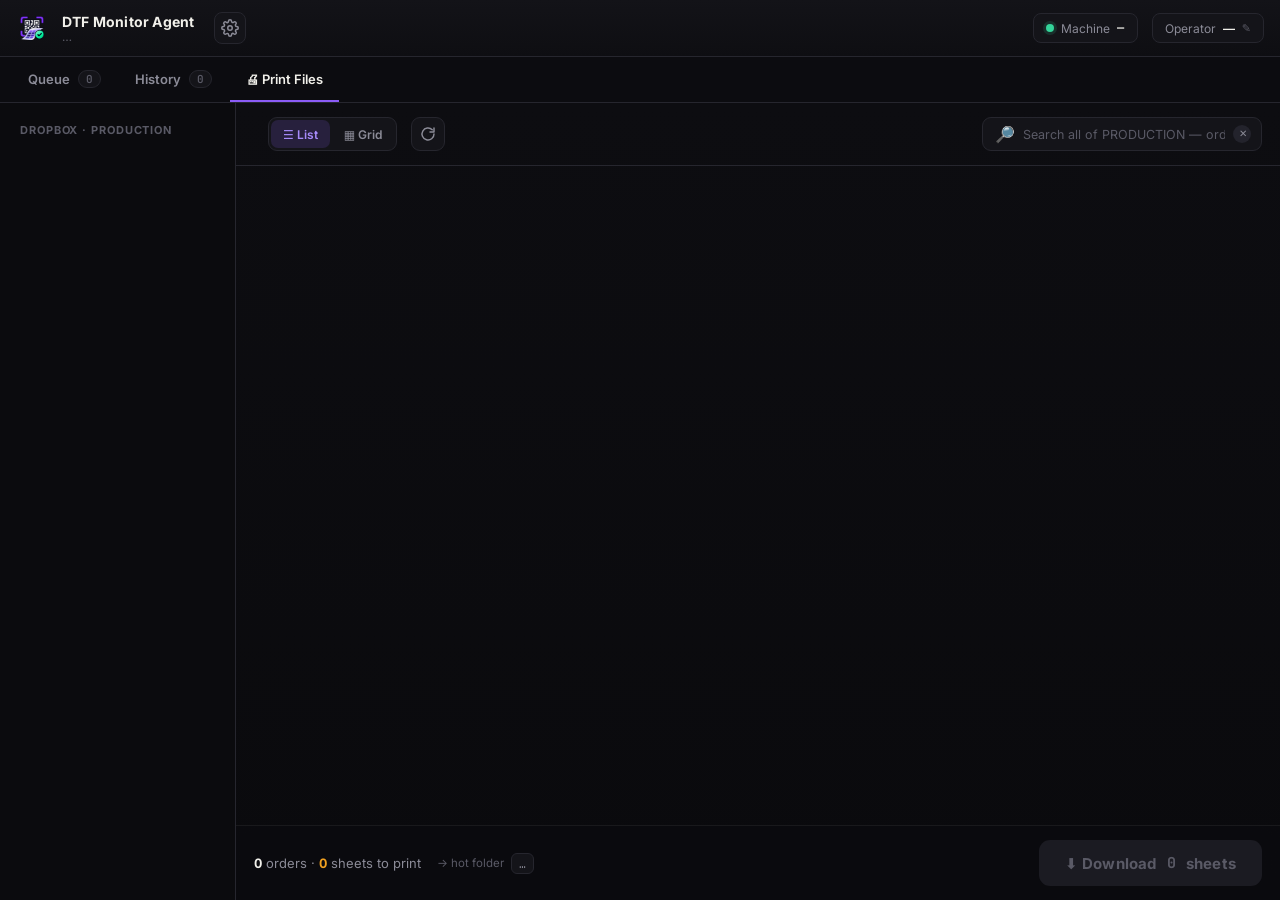
<file: agent/dtf_agent/ui/index.html>
<!doctype html>
<html lang="en">
<head>
<meta charset="utf-8">
<meta name="viewport" content="width=device-width, initial-scale=1">
<title>DTF Monitor Agent</title>
<link rel="preconnect" href="https://fonts.googleapis.com">
<link rel="preconnect" href="https://fonts.gstatic.com" crossorigin>
<link rel="stylesheet" href="https://fonts.googleapis.com/css2?family=Inter:wght@400;500;600;700;800;900&family=JetBrains+Mono:wght@400;500;600;700&display=swap">
<style>
  :root{
    --bg:#08080a; --panel:#0e0e11; --surface:#141419; --surface2:#1b1b22; --surface3:#23232c;
    --border:#26262e; --border2:#34343f; --text:#F1F0EA; --muted:#8b8b97; --faint:#5a5a66;
    --accent:#8b5cf6; --accent-soft:#a78bfa; --accent-dim:rgba(139,92,246,.16);
    --ready:#34d399; --ready-dim:rgba(52,211,153,.14); --warn:#fbbf24; --warn-dim:rgba(251,191,36,.14);
    --sheets:#f0a020; --uv:#38bdf8; --uv-dim:rgba(56,189,248,.14);
    --mono:"JetBrains Mono",ui-monospace,SFMono-Regular,Menlo,monospace;
    --ui:"Inter",system-ui,-apple-system,"Segoe UI",sans-serif;
    --ease-out:cubic-bezier(.23,1,.32,1);
  }
  *{box-sizing:border-box}
  html,body{height:100%}
  body{margin:0;background:var(--bg);color:var(--text);font-family:var(--ui);-webkit-font-smoothing:antialiased;overflow:hidden}
  .window{width:100%;height:100vh;background:var(--panel);display:flex;flex-direction:column;overflow:hidden}
  .titlebar{flex:none;display:flex;align-items:center;gap:14px;padding:12px 16px;background:linear-gradient(180deg,#131318,#0e0e12);border-bottom:1px solid var(--border);}
  .logo{width:32px;height:32px;border-radius:8px;flex:none;object-fit:contain;image-rendering:auto}
  .appname{font-weight:700;font-size:14px;letter-spacing:.2px}
  .appname small{display:block;font-weight:500;font-size:11px;color:var(--faint);letter-spacing:.3px}
  .spacer{flex:1}
  .chip{display:inline-flex;align-items:center;gap:7px;height:30px;padding:0 12px;border-radius:8px;background:var(--surface);border:1px solid var(--border);font-size:12px;color:var(--muted);white-space:nowrap}
  .chip b{color:var(--text);font-weight:600}
  .chipbtn{appearance:none;cursor:pointer;font-family:var(--ui);transition:border-color .14s var(--ease-out),background .14s var(--ease-out)}
  .chipbtn .pen{color:var(--faint);font-size:11px}
  @media(hover:hover){.chipbtn:hover{border-color:rgba(139,92,246,.4);background:var(--accent-dim)}.chipbtn:hover .pen{color:var(--accent-soft)}}
  .chipbtn:active{transform:scale(.97)}
  .machine{font-family:var(--mono);font-weight:600;color:var(--accent-soft);letter-spacing:.4px}
  .gear{appearance:none;border:1px solid var(--border);background:var(--surface);color:var(--muted);width:32px;height:32px;border-radius:8px;display:grid;place-items:center;cursor:pointer;margin-left:6px;transition:background .14s var(--ease-out),color .14s var(--ease-out),border-color .14s var(--ease-out),transform .3s var(--ease-out)}
  @media(hover:hover){.gear:hover{background:var(--accent-dim);color:var(--accent-soft);border-color:rgba(139,92,246,.4);transform:rotate(60deg)}}
  .gear:active{transform:scale(.92)}
  .modal{position:fixed;inset:0;background:rgba(4,4,7,.6);backdrop-filter:blur(4px);-webkit-backdrop-filter:blur(4px);display:flex;align-items:center;justify-content:center;z-index:50;animation:fade .16s var(--ease-out)}
  .modal[hidden]{display:none}
  @keyframes fade{from{opacity:0}}
  .sheet{width:min(560px,92vw);max-height:88vh;display:flex;flex-direction:column;background:var(--panel);border:1px solid var(--border2);border-radius:16px;box-shadow:0 30px 80px -20px rgba(0,0,0,.8);overflow:hidden;animation:pop .2s var(--ease-out)}
  @keyframes pop{from{opacity:0;transform:translateY(8px) scale(.98)}}
  .sheet-h{display:flex;align-items:center;padding:16px 18px;border-bottom:1px solid var(--border);font-size:15px}
  .sheet-h b{flex:1}
  .sheet-x{appearance:none;border:0;background:var(--surface2);color:var(--muted);width:26px;height:26px;border-radius:7px;cursor:pointer;font-size:12px}
  @media(hover:hover){.sheet-x:hover{background:var(--surface3);color:var(--text)}}
  .sheet-b{padding:16px 18px;overflow-y:auto;display:flex;flex-direction:column;gap:12px}
  .grp{font-size:10.5px;font-weight:700;letter-spacing:.7px;text-transform:uppercase;color:var(--faint);margin-top:6px}
  .grp:first-child{margin-top:0}
  .fld{display:flex;flex-direction:column;gap:5px}
  .fld>span{font-size:12.5px;color:var(--muted);font-weight:500}
  .fld>span small{color:var(--faint);font-weight:400}
  .fld input{all:unset;box-sizing:border-box;width:100%;height:38px;padding:0 12px;background:var(--surface);border:1px solid var(--border);border-radius:9px;font-family:var(--mono);font-size:12.5px;color:var(--text)}
  .fld input:focus{border-color:var(--accent)}
  .fld-row{display:flex;gap:8px}
  .fld-row input{flex:1}
  .browse{appearance:none;border:1px solid var(--border);background:var(--surface2);color:var(--muted);font-family:var(--ui);font-size:12px;font-weight:600;padding:0 14px;border-radius:9px;cursor:pointer;white-space:nowrap}
  @media(hover:hover){.browse:hover{background:var(--surface3);color:var(--text);border-color:var(--border2)}}
  .browse:active{transform:scale(.96)}
  .sheet-f{display:flex;align-items:center;gap:10px;padding:14px 18px;border-top:1px solid var(--border)}
  .savemsg{flex:1;font-size:12px;color:var(--ready)}
  .btn-ghost{appearance:none;border:1px solid var(--border);background:transparent;color:var(--muted);font-family:var(--ui);font-size:13px;font-weight:600;height:38px;padding:0 18px;border-radius:9px;cursor:pointer}
  @media(hover:hover){.btn-ghost:hover{color:var(--text);border-color:var(--border2)}}
  .btn-primary{appearance:none;border:0;background:linear-gradient(135deg,var(--accent-soft),var(--accent));color:#fff;font-family:var(--ui);font-size:13px;font-weight:700;height:38px;padding:0 22px;border-radius:9px;cursor:pointer;box-shadow:0 8px 20px -8px var(--accent)}
  .btn-primary:active{transform:scale(.97)}
  .dot{width:8px;height:8px;border-radius:50%;background:var(--ready);box-shadow:0 0 0 3px var(--ready-dim)}
  .tabs{flex:none;display:flex;gap:2px;padding:0 12px;background:#0c0c10;border-bottom:1px solid var(--border)}
  .tab{appearance:none;background:none;border:0;cursor:pointer;font-family:var(--ui);color:var(--muted);font-size:13px;font-weight:600;padding:13px 16px 12px;border-bottom:2px solid transparent;display:flex;align-items:center;gap:8px}
  .tab .cnt{font-family:var(--mono);font-size:11px;color:var(--faint);background:var(--surface);border:1px solid var(--border);border-radius:20px;padding:1px 7px}
  .tab[aria-selected="true"]{color:var(--text);border-bottom-color:var(--accent)}
  .tab[aria-selected="true"] .cnt{color:var(--accent-soft);background:var(--accent-dim);border-color:transparent}
  .stage{flex:1;min-height:0}
  .tabpanel{height:100%}
  .tabpanel[hidden]{display:none}
  .toolbar{flex:none;display:flex;align-items:center;gap:14px;padding:14px 18px;border-bottom:1px solid var(--border)}
  .crumb{font-size:12.5px;color:var(--muted);display:flex;align-items:center;gap:7px;flex-wrap:wrap}
  .crumb b{color:var(--text);font-weight:600}.crumb .sep{color:var(--faint)}
  .cseg{cursor:pointer}.cseg:hover{color:var(--text)}.cseg:last-child{color:var(--text);font-weight:600}
  .search{display:flex;align-items:center;gap:8px;height:34px;padding:0 10px 0 12px;width:280px;background:var(--surface);border:1px solid var(--border);border-radius:9px;color:var(--faint)}
  .search:focus-within{border-color:var(--accent);color:var(--accent-soft)}
  .search input{all:unset;flex:1;font-family:var(--ui);font-size:12.5px;color:var(--text);min-width:0}
  .search input::placeholder{color:var(--faint)}
  .searchx{appearance:none;border:0;background:var(--surface3);color:var(--muted);width:18px;height:18px;border-radius:50%;cursor:pointer;font-size:10px;line-height:1;display:grid;place-items:center;flex:none}
  @media(hover:hover){.searchx:hover{background:var(--accent);color:#fff}}
  .qloc{font-size:11px;color:var(--accent-soft);font-weight:600;display:flex;align-items:center;gap:5px;margin-top:-2px}
  .loc{margin-left:8px;font-size:11px;color:var(--accent-soft);font-weight:600}
  #crumbBack{cursor:pointer;color:var(--accent-soft);font-weight:600}
  .urg{display:inline-block;margin-left:7px;padding:1px 6px;border-radius:5px;background:#ef4444;color:#fff;font-family:var(--ui);font-size:9.5px;font-weight:800;letter-spacing:.5px;vertical-align:middle}
  .urg.rep{background:#2563eb}
  .urg.rush{background:#f97316;color:#111}
  .qcard.urgent{box-shadow:inset 0 2px 0 #ef4444}
  .qcard.rush{box-shadow:inset 0 2px 0 #f97316}
  .row.urgent .dcode{color:#f87171}
  .row.rush .dcode{color:#fb923c}
  .code{font-family:var(--mono);font-weight:700;font-size:12.5px;color:var(--accent-soft);background:var(--accent-dim);padding:2px 8px;border-radius:6px;letter-spacing:.3px}
  .status{font-size:10.5px;font-weight:700;letter-spacing:.4px;text-transform:uppercase;display:inline-flex;align-items:center;gap:5px;padding:3px 8px;border-radius:20px}
  .status .sd{width:6px;height:6px;border-radius:50%}
  .status.ready{color:var(--ready);background:var(--ready-dim)}.status.ready .sd{background:var(--ready)}
  .status.printed{color:var(--ready);background:var(--ready-dim)}.status.printed .sd{background:var(--ready)}
  .status.printing{color:var(--warn);background:var(--warn-dim)}.status.printing .sd{background:var(--warn);animation:pulse 1.1s infinite}
  .status.done{color:var(--ready);background:var(--ready-dim)}.status.done .sd{background:var(--ready)}
  @keyframes pulse{50%{opacity:.35}}
  .actionbar{flex:none;margin-top:auto;display:flex;align-items:center;gap:16px;padding:14px 18px;border-top:1px solid rgba(255,255,255,.06);background:rgba(12,12,16,.72);backdrop-filter:blur(20px) saturate(140%);-webkit-backdrop-filter:blur(20px) saturate(140%)}
  .selinfo{font-size:13px;color:var(--muted)}.selinfo b{color:var(--text);font-weight:700;font-variant-numeric:tabular-nums}.selinfo .sh{color:var(--sheets)}
  .target{font-size:11.5px;color:var(--faint);display:flex;align-items:center;gap:7px}
  .target code{font-family:var(--mono);color:var(--muted);background:var(--surface);border:1px solid var(--border);padding:2px 7px;border-radius:6px;max-width:280px;overflow:hidden;text-overflow:ellipsis;white-space:nowrap}
  .target[hidden]{display:none}
  .dlprog{display:flex;align-items:center;gap:10px;flex:1;min-width:0}
  .dlprog[hidden]{display:none}
  .dlbar{flex:1;height:6px;border-radius:4px;background:var(--surface3);overflow:hidden;min-width:120px}
  .dlbar i{display:block;height:100%;width:0;background:linear-gradient(90deg,var(--accent-soft),var(--accent));transition:width .2s linear}
  .dltxt{font-size:11.5px;color:var(--muted);font-variant-numeric:tabular-nums;white-space:nowrap;max-width:420px;overflow:hidden;text-overflow:ellipsis}
  .dltxt b{color:var(--text)}
  .print{margin-left:auto;appearance:none;border:0;cursor:pointer;font-family:var(--ui);display:inline-flex;align-items:center;gap:10px;height:46px;padding:0 26px;border-radius:11px;font-size:15px;font-weight:700;color:#fff;letter-spacing:.2px;background:linear-gradient(135deg,var(--accent-soft),var(--accent));box-shadow:0 12px 26px -10px var(--accent);transition:transform .14s var(--ease-out),filter .12s}
  .print:hover:not(:disabled){filter:brightness(1.07)}.print:active:not(:disabled){transform:scale(.97)}
  .print:disabled{background:var(--surface2);color:var(--faint);box-shadow:none;cursor:not-allowed}
  .print .n{font-family:var(--mono);font-variant-numeric:tabular-nums}
  :focus-visible{outline:2px solid var(--accent-soft);outline-offset:2px}
  .viewtoggle{display:flex;gap:2px;background:var(--surface);border:1px solid var(--border);border-radius:9px;padding:2px}
  .vtbtn{appearance:none;border:0;background:transparent;color:var(--muted);cursor:pointer;height:28px;padding:0 12px;border-radius:7px;font-family:var(--ui);font-size:12px;font-weight:600;display:flex;align-items:center;gap:6px;transition:background .14s var(--ease-out),color .14s var(--ease-out)}
  .vtbtn:active{transform:scale(.97)}
  .vtbtn[data-active]{background:var(--accent-dim);color:var(--accent-soft)}
  .refbtn{appearance:none;display:inline-flex;align-items:center;justify-content:center;width:34px;height:34px;border-radius:9px;background:var(--surface);border:1px solid var(--border);color:var(--muted);cursor:pointer;transition:background .14s var(--ease-out),color .14s var(--ease-out),border-color .14s var(--ease-out)}
  @media(hover:hover){.refbtn:hover{background:var(--accent-dim);color:var(--accent-soft);border-color:rgba(139,92,246,.4)}}
  .refbtn:active{transform:scale(.93)}
  .refbtn.spin svg{animation:spin .7s linear infinite}
  @keyframes spin{to{transform:rotate(360deg)}}
  .freshts{font-size:11px;color:var(--faint);font-variant-numeric:tabular-nums;min-width:56px}
  .body{display:grid;grid-template-columns:236px 1fr;height:100%;min-height:0;overflow:hidden}
  .rail{background:#0b0b0e;border-right:1px solid var(--border);padding:14px 10px;display:flex;flex-direction:column;gap:2px;overflow:auto;min-height:0}
  .rail-h{font-size:11px;font-weight:700;letter-spacing:.9px;text-transform:uppercase;color:var(--faint);padding:6px 10px 10px}
  .folder{display:flex;align-items:center;gap:10px;padding:9px 10px;border-radius:9px;cursor:pointer;color:var(--muted);font-size:13px;font-weight:500;border:1px solid transparent;transition:background .14s var(--ease-out),color .14s var(--ease-out),transform .12s var(--ease-out)}
  @media (hover:hover) and (pointer:fine){.folder:hover{background:var(--surface);color:var(--text)}}
  .folder:active{transform:scale(.99)}
  .folder .fi{width:16px;flex:none;color:var(--faint)}
  .folder .nm{flex:1;overflow:hidden;text-overflow:ellipsis;white-space:nowrap}
  .folder .fcnt{font-family:var(--mono);font-size:11.5px;font-weight:700;color:var(--text);background:var(--surface3);border:1px solid var(--border2);border-radius:20px;min-width:26px;height:20px;padding:0 7px;display:inline-grid;place-items:center;font-variant-numeric:tabular-nums;flex:none}
  .folder .fcnt:empty{display:none}
  .folder .fcnt.zero{color:var(--faint);background:transparent;border-color:var(--border);font-weight:600}
  .folder.active .fcnt{color:#fff;background:var(--accent);border-color:var(--accent)}
  .folder.active{background:var(--accent-dim);color:var(--text);border-color:rgba(139,92,246,.35)}
  .folder.active .fi{color:var(--accent-soft)}
  .folder.uvfolder .fi{color:var(--uv)}
  .railcats{display:flex;flex-wrap:wrap;gap:5px;padding:2px 4px 12px;border-bottom:1px solid var(--border);margin-bottom:10px}
  .catpill{appearance:none;border:1px solid var(--border);background:var(--surface);color:var(--muted);font-family:var(--ui);font-size:11px;font-weight:600;padding:4px 9px;border-radius:7px;cursor:pointer;white-space:nowrap;transition:background .14s var(--ease-out),color .14s var(--ease-out),border-color .14s var(--ease-out)}
  @media(hover:hover){.catpill:hover{color:var(--text);border-color:var(--border2)}}
  .catpill:active{transform:scale(.95)}
  .catpill.active{background:var(--accent-dim);color:var(--accent-soft);border-color:rgba(139,92,246,.4)}
  .catpill.uv.active{color:var(--uv);background:var(--uv-dim);border-color:rgba(56,189,248,.4)}
  .raillabel{font-size:10px;font-weight:700;letter-spacing:.8px;text-transform:uppercase;color:var(--faint);padding:0 10px 8px}
  .main{display:flex;flex-direction:column;background:linear-gradient(180deg,#0d0d11,#0a0a0d);height:100%;min-height:0;min-width:0;overflow:hidden}
  .filescroll{flex:1;min-height:0;overflow-y:auto;overflow-x:hidden;padding:0}
  /* folder tiles (navigate into subfolders) */
  .ftiles{display:flex;flex-wrap:wrap;gap:10px;padding:16px 18px 6px}
  .ftile{display:inline-flex;align-items:center;gap:8px;background:var(--surface);border:1px solid var(--border);border-radius:10px;padding:9px 13px;color:var(--text);font-family:var(--ui);font-size:12.5px;font-weight:600;cursor:pointer;transition:border-color .14s var(--ease-out),background .14s var(--ease-out),transform .12s var(--ease-out)}
  @media(hover:hover){.ftile:hover{border-color:var(--border2);background:var(--surface2)}}
  .ftile:active{transform:scale(.98)}
  .ftile .far{color:var(--faint)}
  .ogrid{display:flex;flex-wrap:wrap;gap:14px;padding:16px 18px}
  .qcard{flex:1 1 calc((100% - 28px)/3);max-width:calc((100% - 28px)/3);min-width:0;background:var(--surface);border:1px solid var(--border);border-left:3px solid var(--bar,var(--accent));border-radius:11px;padding:13px 14px;cursor:pointer;display:flex;flex-direction:column;gap:9px;transition:border-color .16s var(--ease-out),background .16s var(--ease-out),box-shadow .16s var(--ease-out),transform .14s var(--ease-out)}
  @media(hover:hover){.qcard:hover{border-color:var(--border2)}}
  .qcard:active{transform:scale(.99)}
  .qcard.sel{border-color:var(--accent);border-left-color:var(--accent);background:rgba(139,92,246,.07);box-shadow:0 0 0 1px var(--accent)}
  .qcard.locked{opacity:.42}
  .qcard.locked.sel{opacity:.72}
  .qtop{display:flex;align-items:baseline;gap:8px}
  .qcode{font-family:var(--mono);font-weight:700;font-size:14px;color:var(--text);letter-spacing:.3px}
  .qright{margin-left:auto;font-family:var(--mono);font-size:11.5px;color:var(--muted)}
  .qmulti{color:var(--sheets);font-weight:600}
  .qcust{font-size:12.5px;color:var(--muted);overflow:hidden;text-overflow:ellipsis;white-space:nowrap}
  .qsheets{display:flex;flex-direction:column;gap:2px;border-top:1px solid var(--border);padding-top:8px}
  .qs{display:flex;align-items:center;gap:9px;padding:2px 0;font-family:var(--mono);font-size:11.5px}
  .qsp{color:var(--faint);width:42px}.qsi{color:var(--text);font-variant-numeric:tabular-nums}
  /* per-sheet selection: a multi-sheet order can be split across machines */
  .qs{cursor:pointer;border-radius:6px;padding:3px 6px;margin:0 -6px;border:1px solid transparent;transition:background .12s var(--ease-out),border-color .12s var(--ease-out)}
  @media(hover:hover){.qs:hover{background:var(--surface2)}}
  .qs .qsel{width:14px;height:14px;border-radius:4px;border:1.5px solid var(--border2);display:grid;place-items:center;font-size:9px;font-weight:800;color:transparent;flex:none}
  .qs.on{background:var(--accent-dim);border-color:rgba(139,92,246,.35)}
  .qs.on .qsel{background:var(--accent);border-color:var(--accent);color:#fff}
  .qs.lk{opacity:.45}
  .qcard.part{border-color:var(--accent);box-shadow:0 0 0 1px rgba(139,92,246,.5)}
  .dchip{cursor:pointer}
  .dchip.on{border-color:var(--accent);background:var(--accent-dim)}
  .dchip.on .dp{color:var(--accent-soft)}
  .row.part{box-shadow:inset 3px 0 0 var(--accent-soft)}
  .row.part .dcheck{background:var(--accent-soft);border-color:var(--accent-soft);color:#fff}
  .cx{font-family:var(--ui);font-size:9.5px;font-weight:800;color:#1a1206;background:var(--sheets);padding:1px 6px;border-radius:5px}
  .quv{margin-left:auto;font-family:var(--ui);font-size:9.5px;font-weight:700;color:var(--uv);background:var(--uv-dim);padding:1px 6px;border-radius:5px}
  .qfoot{display:flex;align-items:center;gap:8px}
  .qaway{margin-left:auto;font-size:10.5px;color:var(--uv)}
  .dhead,.row{display:grid;grid-template-columns:22px 88px minmax(120px,1fr) 116px auto 84px;align-items:center;gap:14px;padding:0 18px}
  .dhead{height:34px;position:sticky;top:0;background:#0c0c10;border-bottom:1px solid var(--border);font-size:10.5px;font-weight:700;text-transform:uppercase;letter-spacing:.6px;color:var(--faint);z-index:1}
  .row{min-height:52px;border-bottom:1px solid var(--border);cursor:pointer;transition:background .12s var(--ease-out)}
  @media(hover:hover){.row:hover{background:rgba(255,255,255,.02)}}
  .row.sel{background:var(--accent-dim);box-shadow:inset 3px 0 0 var(--accent)}
  .row.locked{opacity:.42}
  .row.locked.sel{opacity:.72}
  .dcheck{width:18px;height:18px;border-radius:5px;border:1.5px solid var(--border2);background:var(--surface);display:grid;place-items:center;color:transparent;font-size:11px;font-weight:800}
  .row.sel .dcheck{background:var(--accent);border-color:var(--accent);color:#fff}
  .dcode{font-family:var(--mono);font-weight:700;font-size:12.5px;color:var(--accent-soft)}
  .dcust{font-size:12.5px;color:var(--text);overflow:hidden;text-overflow:ellipsis;white-space:nowrap}
  .dmod{justify-self:end;font-family:var(--mono);font-size:11.5px;color:var(--muted);font-variant-numeric:tabular-nums;white-space:nowrap}
  .dsheets{display:flex;align-items:center;gap:7px;flex-wrap:wrap;justify-content:flex-end}
  .dchip{display:inline-flex;align-items:center;gap:7px;font-family:var(--mono);background:var(--surface2);border:1px solid var(--border);border-radius:8px;padding:4px 10px}
  .dchip .dp{color:var(--faint);font-size:11px}
  .dchip .di{color:var(--text);font-weight:700;font-size:13.5px;font-variant-numeric:tabular-nums}
  .dchip.lk{background:var(--warn-dim);border-color:rgba(251,191,36,.35)}
  .dchip.lk .di{color:var(--warn);font-size:11.5px}
  .row .status{justify-self:end}
  .pane{position:relative;display:flex;flex-direction:column;height:100%;background:linear-gradient(180deg,#0d0d11,#0a0a0d)}
  /* ── Queue: this machine's work list (Downloaded → RIP'd → Printed ✓) ── */
  .qstats{display:flex;gap:6px}
  .qstat{display:inline-flex;align-items:center;gap:7px;height:30px;padding:0 11px;border-radius:8px;background:var(--surface);border:1px solid var(--border);font-size:12px;color:var(--muted);white-space:nowrap}
  .qstat b{color:var(--text);font-family:var(--mono);font-variant-numeric:tabular-nums}
  .sdot{width:7px;height:7px;border-radius:50%;display:inline-block}
  .s-dl{background:var(--muted)}.s-rip{background:var(--accent-soft)}.s-ok{background:var(--ready)}
  .scanbox{display:flex;align-items:center;gap:8px;height:34px;padding:0 6px 0 12px;width:380px;background:var(--surface);border:1px dashed var(--border2);border-radius:9px;color:var(--faint)}
  .scanbox:focus-within{border-color:var(--accent)}
  .scanbox input{all:unset;flex:1;font-family:var(--mono);font-size:12px;color:var(--text);min-width:0}
  .scanbox input::placeholder{color:var(--faint);font-family:var(--ui)}
  .scanbox .browse{height:26px;padding:0 10px;font-size:11px}
  .qlist{flex:1;min-height:0;overflow:auto;padding:0 0 12px}
  .qsec{position:sticky;top:0;z-index:1;display:flex;align-items:center;gap:10px;padding:12px 18px 8px;background:#0c0c10;font-size:10.5px;font-weight:700;letter-spacing:.7px;text-transform:uppercase;color:var(--faint)}
  .qsec b{color:var(--muted);font-family:var(--mono);font-weight:600}
  .qsec .qtot{margin-left:auto;color:var(--faint);letter-spacing:.4px}
  .qsec .qtot b{color:var(--text);font-size:12px;margin-left:4px}
  .qr{position:relative;display:grid;grid-template-columns:26px 150px minmax(120px,1fr) 104px minmax(220px,auto) auto 34px;align-items:center;gap:14px;min-height:56px;padding:0 18px;border-bottom:1px solid var(--border);transition:background .12s var(--ease-out)}
  @media(hover:hover){.qr:hover{background:rgba(255,255,255,.02)}}
  .qr.warn{box-shadow:inset 3px 0 0 var(--warn)}
  .qr.late{box-shadow:inset 3px 0 0 #ef4444}
  .qr.done{opacity:.55}
  @media(hover:hover){.qr.done:hover{opacity:.9}}
  .qicon{width:22px;height:22px;border-radius:50%;display:grid;place-items:center;font-size:11px;font-weight:800;border:1.5px solid var(--border2);color:var(--faint)}
  .qr.rip .qicon{border-color:var(--accent);color:var(--accent-soft);background:var(--accent-dim)}
  .qr.done .qicon{border-color:var(--ready);background:var(--ready);color:#06231a}
  .qcode2{font-family:var(--mono);font-weight:700;font-size:13px;color:var(--text);display:flex;align-items:baseline;gap:6px;white-space:nowrap}
  .qcode2 small{font-weight:600;font-size:11px;color:var(--faint)}
  .qmeta{font-size:12.5px;color:var(--muted);display:flex;align-items:center;gap:8px;min-width:0}
  .qmeta>span:first-child{overflow:hidden;text-overflow:ellipsis;white-space:nowrap}
  .qmeta .in{font-family:var(--mono);color:var(--text);flex:none}
  .stagechip{justify-self:start;font-size:10.5px;font-weight:700;letter-spacing:.4px;text-transform:uppercase;padding:3px 9px;border-radius:20px;white-space:nowrap}
  .qr.dl .stagechip{color:var(--muted);background:var(--surface2);border:1px solid var(--border)}
  .qr.rip .stagechip{color:var(--accent-soft);background:var(--accent-dim)}
  .qr.done .stagechip{color:var(--ready);background:var(--ready-dim)}
  .qmsg{font-size:12px;color:var(--muted);white-space:nowrap;font-variant-numeric:tabular-nums}
  .qr.warn .qmsg{color:var(--warn)}.qr.late .qmsg{color:#f87171;font-weight:600}
  .qmsg .cp{font-family:var(--mono);color:var(--text)}
  .qdone{appearance:none;border:1px solid var(--border2);background:var(--surface2);color:var(--text);font-family:var(--ui);font-size:12px;font-weight:700;height:30px;padding:0 12px;border-radius:8px;cursor:pointer;white-space:nowrap;justify-self:end;transition:background .14s var(--ease-out),border-color .14s var(--ease-out),color .14s var(--ease-out)}
  @media(hover:hover){.qdone:hover{background:var(--ready-dim);border-color:rgba(52,211,153,.5);color:var(--ready)}}
  .qdone:active{transform:scale(.96)}
  .qdone:disabled{opacity:.5;cursor:default}
  .qr.done .qdone-slot{visibility:hidden}
  .qmore{appearance:none;border:1px solid transparent;background:transparent;color:var(--faint);width:30px;height:30px;border-radius:8px;cursor:pointer;font-size:16px;line-height:1;justify-self:end}
  @media(hover:hover){.qmore:hover{background:var(--surface2);color:var(--text);border-color:var(--border)}}
  .qpop{position:absolute;right:16px;top:calc(100% - 8px);z-index:5;min-width:250px;background:var(--panel);border:1px solid var(--border2);border-radius:10px;box-shadow:0 18px 40px -12px rgba(0,0,0,.8);padding:5px;display:flex;flex-direction:column;animation:pop .14s var(--ease-out)}
  .qpop button{appearance:none;border:0;background:transparent;color:var(--text);font-family:var(--ui);font-size:12.5px;text-align:left;padding:8px 10px;border-radius:7px;cursor:pointer}
  @media(hover:hover){.qpop button:hover{background:var(--surface2)}}
  .qpop button.danger{color:#f87171}
  .qpop .hint{font-size:10.5px;color:var(--faint);padding:4px 10px 6px;font-family:var(--mono);overflow:hidden;text-overflow:ellipsis;white-space:nowrap;max-width:320px}
  .qempty{padding:40px 18px;color:var(--faint);font-size:13px;line-height:1.7;max-width:560px}
  .qempty b{color:var(--muted)}
  .camline{display:flex;align-items:center;gap:9px;font-size:12px;color:var(--muted)}.camline b{color:var(--text)}
  .camdot{width:8px;height:8px;border-radius:50%;background:var(--faint);flex:none}
  .camdot.live{background:var(--ready);box-shadow:0 0 0 3px var(--ready-dim)}.camdot.bad{background:#ef4444;box-shadow:0 0 0 3px rgba(239,68,68,.2)}.camdot.starting{background:var(--warn);box-shadow:0 0 0 3px var(--warn-dim)}
  .camlive{position:absolute;right:18px;bottom:72px;width:340px;background:#000;border:1px solid var(--border2);border-radius:10px;overflow:hidden;z-index:10;box-shadow:0 18px 40px -12px rgba(0,0,0,.8)}
  .camlive[hidden]{display:none}
  .camlive img{display:block;width:100%;aspect-ratio:16/9;object-fit:cover;background:#111}
  .camcap{font-size:11px;color:var(--muted);padding:5px 9px;background:var(--panel);font-family:var(--mono)}
  .flash{position:absolute;inset:0;z-index:20;display:flex;align-items:center;justify-content:center;pointer-events:none;background:rgba(6,35,26,.93);color:#fff;animation:fade .12s var(--ease-out)}
  .flash[hidden]{display:none}
  .flash.warn{background:rgba(70,50,6,.94)}.flash.bad{background:rgba(70,14,14,.94)}
  .flash .fx{text-align:center}
  .flash .big{font-family:var(--mono);font-weight:800;font-size:46px;letter-spacing:.5px}
  .flash .big small{font-size:22px;font-weight:700;opacity:.75;margin-left:12px}
  .flash .sub{margin-top:10px;font-size:16px;font-weight:600;opacity:.9}
  .qsum{margin-left:auto;display:flex;gap:8px}
  .scroll{flex:1;min-height:0;overflow:auto;padding:16px 18px;display:flex;flex-direction:column;gap:14px}
  .qgroup{background:var(--surface);border:1px solid var(--border);border-radius:12px;overflow:hidden}
  .qgroup.printing{border-color:rgba(251,191,36,.45)}
  .qghead{display:flex;align-items:center;gap:10px;padding:10px 14px;background:var(--surface2);border-bottom:1px solid var(--border);font-size:12.5px;color:var(--muted)}
  .qghead b{color:var(--text);font-weight:600}.qghead .status{margin-left:auto}
  .prog{height:4px;background:var(--surface3)}.prog i{display:block;height:100%;background:var(--warn)}
  .qrow{display:flex;align-items:center;gap:12px;padding:11px 14px;border-top:1px solid var(--border)}
  .qrow .qi{font-family:var(--mono);font-size:11px;color:var(--faint);width:30px;flex:none}
  .qrow .qin{font-family:var(--mono);font-size:12px;color:var(--text);width:46px;flex:none}
  .qrow .qf{font-family:var(--mono);font-size:10.5px;color:var(--faint);flex:1;overflow:hidden;text-overflow:ellipsis;white-space:nowrap}
  .lockline{display:flex;align-items:center;gap:8px;font-size:11.5px;color:var(--warn)}.lockline b{color:var(--text)}
  .tablewrap{flex:1;min-height:0;overflow:auto}
  table.h{width:100%;border-collapse:collapse;font-size:12.5px;min-width:640px}
  table.h th{position:sticky;top:0;background:#0c0c10;text-align:left;color:var(--faint);font-weight:700;font-size:10.5px;text-transform:uppercase;letter-spacing:.6px;padding:11px 16px;border-bottom:1px solid var(--border);z-index:1}
  table.h td{padding:11px 16px;border-bottom:1px solid var(--border);color:var(--muted);white-space:nowrap}
  td.t{font-family:var(--mono);color:var(--muted);font-size:11.5px}
  td.mono{font-family:var(--mono);color:var(--text)}
  td.num{font-family:var(--mono);text-align:right;color:var(--text)}
  td .op{color:var(--text);font-weight:600}
  @media (prefers-reduced-motion:reduce){*{transition:none!important;animation:none!important}}
  @media (max-width:1050px){.qcard{flex-basis:calc((100% - 14px)/2)!important;max-width:calc((100% - 14px)/2)!important}}
  @media (max-width:760px){.body{grid-template-columns:1fr}.rail{display:none}.qcard{flex-basis:100%!important;max-width:100%!important}}
</style>
</head>
<body>
<div class="window">
  <div class="titlebar">
    <img class="logo" src="[data-uri]" alt="DTF Monitor">
    <div class="appname">DTF Monitor Agent<small id="appSub">…</small></div>
    <button class="gear" id="gearBtn" title="Settings"><svg width="18" height="18" viewBox="0 0 24 24" fill="none" stroke="currentColor" stroke-width="2" stroke-linecap="round" stroke-linejoin="round"><circle cx="12" cy="12" r="3"/><path d="M19.4 15a1.65 1.65 0 0 0 .33 1.82l.06.06a2 2 0 1 1-2.83 2.83l-.06-.06a1.65 1.65 0 0 0-1.82-.33 1.65 1.65 0 0 0-1 1.51V21a2 2 0 0 1-4 0v-.09A1.65 1.65 0 0 0 9 19.4a1.65 1.65 0 0 0-1.82.33l-.06.06a2 2 0 1 1-2.83-2.83l.06-.06a1.65 1.65 0 0 0 .33-1.82 1.65 1.65 0 0 0-1.51-1H3a2 2 0 0 1 0-4h.09A1.65 1.65 0 0 0 4.6 9a1.65 1.65 0 0 0-.33-1.82l-.06-.06a2 2 0 1 1 2.83-2.83l.06.06a1.65 1.65 0 0 0 1.82.33H9a1.65 1.65 0 0 0 1-1.51V3a2 2 0 0 1 4 0v.09a1.65 1.65 0 0 0 1 1.51 1.65 1.65 0 0 0 1.82-.33l.06-.06a2 2 0 1 1 2.83 2.83l-.06.06a1.65 1.65 0 0 0-.33 1.82V9a1.65 1.65 0 0 0 1.51 1H21a2 2 0 0 1 0 4h-.09a1.65 1.65 0 0 0-1.51 1z"/></svg></button>
    <div class="spacer"></div>
    <div class="chip" id="connChip" title="Connection to the DTF Monitor server"><span class="dot" id="connDot"></span> Machine <b class="machine" id="mMachine">—</b></div>
    <button class="chip chipbtn" id="opChip" title="Change operator (just the name — nothing else)">Operator <b id="mOperator">—</b> <span class="pen">✎</span></button>
  </div>
  <div class="tabs" role="tablist">
    <button class="tab" role="tab" data-tab="queue" aria-selected="false">Queue <span class="cnt">0</span></button>
    <button class="tab" role="tab" data-tab="history" aria-selected="false">History <span class="cnt">0</span></button>
    <button class="tab" role="tab" data-tab="files" aria-selected="true">🖨 Print Files</button>
  </div>
  <div class="stage">
    <div class="tabpanel" id="p-files">
      <div class="body">
        <nav class="rail"><div class="rail-h" id="railHead">DROPBOX · PRODUCTION</div><div id="railfolders"></div></nav>
        <!-- rail content is rendered dynamically: category pills + persistent folder list -->
        <div class="main">
          <div class="toolbar">
            <div class="crumb" id="crumb"></div>
            <div class="viewtoggle"><button class="vtbtn" data-view="list" data-active>☰ List</button><button class="vtbtn" data-view="grid">▦ Grid</button></div>
            <button class="refbtn" id="refBtn" title="Refresh (Dropbox)"><svg width="16" height="16" viewBox="0 0 24 24" fill="none" stroke="currentColor" stroke-width="2.2" stroke-linecap="round" stroke-linejoin="round"><path d="M21 12a9 9 0 1 1-2.64-6.36"/><path d="M21 3v6h-6"/></svg></button>
            <span class="freshts" id="freshts"></span>
            <div class="spacer" style="flex:1"></div>
            <div class="search">🔎<input id="searchInput" placeholder="Search all of PRODUCTION — order no / name…"><button class="searchx" id="searchClear" hidden>✕</button></div>
          </div>
          <div class="filescroll" id="grid"></div>
          <div class="actionbar">
            <div class="selinfo"><b id="ordN">0</b> orders · <b class="sh" id="shN">0</b> sheets to print</div>
            <div class="target" id="target">→ hot folder <code id="hotpath">…</code></div>
            <div class="dlprog" id="dlprog" hidden><div class="dlbar"><i id="dlfill"></i></div><span class="dltxt" id="dltxt"></span></div>
            <button class="print" id="printBtn" disabled>⬇ Download <span class="n">0</span> sheets</button>
          </div>
        </div>
      </div>
    </div>
    <div class="tabpanel" id="p-queue" hidden>
      <div class="pane">
        <div class="toolbar">
          <div class="crumb"><b>Queue</b> · this machine</div>
          <div class="qstats"><span class="qstat"><i class="sdot s-dl"></i> Downloaded <b id="qsDl">0</b></span><span class="qstat"><i class="sdot s-rip"></i> RIP'd <b id="qsRip">0</b></span><span class="qstat"><i class="sdot s-ok"></i> Printed today <b id="qsDone">0</b></span></div>
          <div class="spacer" style="flex:1"></div>
          <span class="qstat" id="camChip" title="Oven camera"><i class="sdot" id="camDot" style="background:var(--faint)"></i> Camera <b id="camTxt">off</b></span><button class="browse" id="camLiveBtn" title="Show what the camera sees">👁 Live</button><button class="browse" id="camReconnBtn" title="Reconnect the camera now">↻</button><div class="scanbox" title="Fallback: type the code if the camera missed a sheet">⌨<input id="scanInput" placeholder="Camera missed it? Type the code — e.g. PRO3956 (2-5)"><button class="browse" id="scanBtn">Scan</button></div>
        </div>
        <div class="qlist" id="qlist"></div>
        <div class="actionbar">
          <div class="camline"><span class="camdot" id="camDot2"></span><span><b>Oven camera</b> <span id="camLine">off</span> · RIPLOG <span id="ripState">not configured</span></span></div>
          <div class="spacer" style="flex:1"></div>
          <button class="btn-ghost" id="clearDone">Clear printed</button>
        </div>
        <div class="camlive" id="camLive" hidden><img id="camImg" alt="camera"><div class="camcap" id="camCap">—</div></div>
        <div class="flash" id="scanFlash" hidden><div class="fx"><div class="big"></div><div class="sub"></div></div></div>
      </div>
    </div>
    <div class="tabpanel" id="p-history" hidden>
      <div class="pane">
        <div class="toolbar"><div class="crumb"><b>History</b> · this machine · printed sheets</div><div class="qsum"><span class="chip">Today <b id="histToday">0</b></span><span class="chip">Total <b id="histTotal">0</b></span></div></div>
        <div id="cfiles" hidden style="border-bottom:1px solid var(--border)"></div>
        <div class="tablewrap"><table class="h"><thead><tr><th>Printed</th><th>Order</th><th>File</th><th>Machine · operator</th><th style="text-align:right">Inches</th><th>Status</th></tr></thead><tbody id="hbody"></tbody></table></div>
      </div>
    </div>
  </div>

  <!-- operator-only quick change: no other setting is touched -->
  <div class="modal" id="opModal" hidden>
    <div class="sheet" style="width:min(380px,92vw)">
      <div class="sheet-h"><b>Who is printing?</b><button class="sheet-x" id="opClose" title="Close">✕</button></div>
      <div class="sheet-b">
        <label class="fld"><span>Operator name</span><input id="opInput" placeholder="e.g. EMRE" autocomplete="off"></label>
        <div class="grp" style="margin-top:2px;text-transform:none;letter-spacing:0;font-weight:500">Shown on everything this machine prints from now on.</div>
      </div>
      <div class="sheet-f"><span class="savemsg" id="opMsg"></span><button class="btn-ghost" id="opCancel">Cancel</button><button class="btn-primary" id="opSave">Save</button></div>
    </div>
  </div>

  <div class="modal" id="settings" hidden>
    <div class="sheet">
      <div class="sheet-h"><b>⚙ Settings</b><button class="sheet-x" id="setClose" title="Close">✕</button></div>
      <div class="sheet-b">
        <div class="grp">This machine</div>
        <label class="fld"><span>Machine name</span><input id="setMachine" placeholder="PICASSO_M_1"></label>
        <label class="fld"><span>Operator</span><input id="setOperator" placeholder="EMRE"></label>
        <div class="grp">Files</div>
        <label class="fld"><span>Hot folder <small>(where prints are dropped)</small></span><div class="fld-row"><input id="setHot" placeholder="C:\Users\…\DTF-HotFolder"><button class="browse" data-target="setHot" data-kind="folder">Browse…</button></div></label>
        <label class="fld"><span>Oven camera <small>(webcam number: 0 = first camera · off = disabled)</small></span><input id="setCamera" placeholder="0"></label>
        <label class="fld"><span>RIPLOG file <small>(Flexi RIP log — marks queue items RIP'd)</small></span><div class="fld-row"><input id="setRip" placeholder="blank = auto-detect"><button class="browse" id="ripDetect" type="button">Detect</button><button class="browse" data-target="setRip" data-kind="file">Browse…</button></div></label>
        <div class="grp">Startup</div>
        <label class="fld" style="flex-direction:row;align-items:center;gap:10px"><input type="checkbox" id="setAutostart" style="all:revert;width:16px;height:16px"><span>Start with Windows <small>(the agent opens on login; X only hides it to the tray)</small></span></label>
        <div class="grp">Connection</div>
        <label class="fld"><span>Server URL</span><div class="fld-row"><input id="setServer" placeholder="https://dtfproductionstatus.com"><button class="browse" id="testConn" type="button">Test connection</button></div></label>
        <pre id="testOut" hidden style="margin:0;padding:10px 12px;background:var(--surface);border:1px solid var(--border);border-radius:9px;font-family:var(--mono);font-size:11.5px;color:var(--muted);white-space:pre-wrap"></pre>
        <label class="fld"><span>Dropbox root</span><input id="setRoot" placeholder="/PRODUCTION"></label>
      </div>
      <div class="sheet-f"><span class="savemsg" id="setMsg"></span><button class="btn-ghost" id="setCancel">Cancel</button><button class="btn-primary" id="setSave">Save</button></div>
    </div>
  </div>
</div>

<script>
  const tabs=[...document.querySelectorAll('.tab')];
  const panels={files:'p-files',queue:'p-queue',history:'p-history'};
  function switchTab(name){tabs.forEach(x=>x.setAttribute('aria-selected',x.dataset.tab===name?'true':'false'));Object.entries(panels).forEach(([k,id])=>document.getElementById(id).hidden=(k!==name));if(name==='queue')loadQueue();}
  tabs.forEach(t=>t.addEventListener('click',()=>switchTab(t.dataset.tab)));

  const STORECOLOR={C:'#f5b301',PRO:'#ff7a1a',LSV:'#a78bfa',B:'#34d399',MC:'#38bdf8',IN:'#f472b6',P:'#8b5cf6',MS:'#fb7185',G:'#22d3ee',DWC:'#c084fc'};
  const storeColor=code=>{const m=(code||'').match(/^[A-Za-z]+/);return (m&&STORECOLOR[m[0]])||'#8b5cf6';};

  let PRINTEDMAP={}; // order code → Set(parts) already in this folder's BASILDI sub-folder
  let ORDERS=[], SUBS=[], CATS=[], api=null, cfg={machine:'—',operator:'—',hotFolder:'',browseRoot:'/PRODUCTION'}, curPath='/PRODUCTION';
  const storesCache={};
  // printable-file count per store folder, shown next to the folder in the rail
  // (one cached list call per folder; refreshed with the folder auto-refresh)
  const COUNTS={};
  async function loadCounts(stores){
    const res=await Promise.all((stores||[]).map(s=>api.list_folder(s.path).catch(()=>null)));
    (stores||[]).forEach((s,i)=>{const r=res[i];if(r&&r.status==='ok')COUNTS[s.path]=(r.entries||[]).filter(e=>e.type==='file'&&PRINTABLE.test(e.name)).length;});
  }
  const lastSeg=p=>(p||'').split('/').filter(Boolean).slice(-1)[0]||'PRODUCTION';
  function categoryOf(path){const root=cfg.browseRoot;if(!path||path===root)return root;const rel=path.slice(root.length).split('/').filter(Boolean);return rel.length?root+'/'+rel[0]:root;}
  async function ensureStores(cat){const root=cfg.browseRoot;if(cat===root)return CATS;if(storesCache[cat])return storesCache[cat];try{const r=await api.list_folder(cat);if(r&&r.status==='ok'){const f=(r.entries||[]).filter(e=>e.type==='folder');storesCache[cat]=f;return f;}}catch(e){}return [];}
  // Selection is per SHEET (file path), so a multi-sheet order can be split across
  // machines: click one sheet to take just that one, click the order to take all of it.
  const sel=new Set();
  const selState=o=>{const n=o.sheets.filter(s=>sel.has(s.path)).length;return n===0?'none':n===o.sheets.length?'all':'some';};
  const selClass=o=>{const st=selState(o);return st==='all'?' sel':st==='some'?' part':'';};
  const toggleOrder=o=>{const all=selState(o)==='all';o.sheets.forEach(s=>all?sel.delete(s.path):sel.add(s.path));};
  const toggleSheet=p=>{if(sel.has(p))sel.delete(p);else sel.add(p);};
  const fmtDate=iso=>{try{const d=new Date(iso);return d.toLocaleDateString([], {month:'short',day:'numeric'})+' '+d.toLocaleTimeString([], {hour:'2-digit',minute:'2-digit'});}catch(e){return '';}};
  const ordN=document.getElementById('ordN'),shN=document.getElementById('shN'),printBtn=document.getElementById('printBtn');
  let view=(function(){try{return localStorage.getItem('pf_view')||'list'}catch(e){return 'list'}})(); // list by default; the toggle remembers a choice
  let searchMode=false;
  const PRINTABLE=/\.(png|tif|tiff|jpg|jpeg)$/i;

  function parseFile(name){
    let code=null,m=name.match(/([A-Za-z]{1,4}\d+)\s*\(\d+\s*[xX]?\)/);
    if(m)code=m[1].toUpperCase(); else {m=name.match(/\b([A-Za-z]{1,4}\d{3,})\b/); if(m)code=m[1].toUpperCase();}
    const cp=name.match(/\((\d+)\s*[xX]\)/); const copies=cp?Math.max(1,parseInt(cp[1],10)):1;
    // "(a-b)": the smaller number is the part — never part > total
    const pm=name.match(/\((\d+)\s*-\s*(\d+)\)/); let total=1,part=1; if(pm){const a=parseInt(pm[1],10),b=parseInt(pm[2],10); if(a<=b){part=a;total=b;}else{total=a;part=b;}}
    const im=name.match(/-(\d+)\s*INCH/i), inch=im?im[1]+'"':'';
    const uv=/(^|[^A-Za-z])UV\b/i.test(name);
    const rush=/^\s*\+\+\+/.test(name);        // "+++" = RUSH, above urgent
    const urgent=!rush&&/^\s*\+\+/.test(name);  // "++" at the very start of the file name = priority order
    const reprint=/reprint/i.test(name);  // re-run of an already printed sheet
    let after=name; const cut=name.search(/\(\d+\s*-\s*\d+\)/);
    if(cut>=0) after=name.slice(cut).replace(/^\(\d+\s*-\s*\d+\)\s*/,'');
    else {const c2=name.search(/\(\d+\s*[xX]?\)/); if(c2>=0) after=name.slice(c2).replace(/^\(\d+\s*[xX]?\)\s*[-–]?\s*/,'');}
    const cust=after.replace(/^\s*\+{1,3}\s*/,'').replace(/^\(\d+\)\s*[-–]?\s*/,'').replace(/-\d+\s*INCH.*$/i,'').replace(/\.[a-z]+$/i,'').replace(/^[\s-]+/,'').trim();
    return {code,copies,total,part,inch,uv,cust,urgent,rush,reprint,label:displayName(name)};
  }
  // The file name minus what is shown elsewhere (code, part, copies, inches, +++ prefix,
  // extension) — any note typed into the name stays visible. Twin of sheet_names.display_name.
  function displayName(name){
    let s=(name||'').replace(/\.[A-Za-z0-9]{2,5}$/,'').replace(/^\s*\+{1,3}\s*/,'');
    const m=s.match(/([A-Za-z]{1,4}\d+)\s*\(\d+\s*[xX]?\)/);
    if(m) s=s.slice(0,m.index)+' '+s.slice(m.index+m[0].length); else s=s.replace(/\b([A-Za-z]{1,4}\d{3,})\b/,' ');
    s=s.replace(/\(\d+\s*-\s*\d+\)/g,' ').replace(/\(\d+\)/g,' ').replace(/-?\s*\d+\s*INCH/ig,' ');
    s=s.replace(/(\s*[-–]\s*){2,}/g,' - ').replace(/\s{2,}/g,' ').replace(/^[\s\-–]+|[\s\-–]+$/g,'');
    return s;
  }
  function groupOrders(files){
    const map=new Map();
    for(const f of files){const pf=parseFile(f.name),code=pf.code||f.name;let o=map.get(code);if(!o){o={code,cust:'',status:'ready',sheets:[]};map.set(code,o);}o.sheets.push({p:pf.part,total:pf.total,inch:pf.inch,copies:pf.copies,here:true,uv:pf.uv,urgent:pf.urgent,rush:pf.rush,reprint:pf.reprint,label:pf.label,name:f.name,path:f.path,claimedBy:f.claimedBy||null,printedBy:f.printedBy||null,modified:f.modified||null});if(pf.cust&&!o.cust)o.cust=pf.cust;}
    const arr=[...map.values()];
    for(const o of arr){o.sheets.sort((a,b)=>a.p-b.p);const t=Math.max(...o.sheets.map(s=>s.total||1));o.sheets.forEach(s=>s.total=t);o.locked=o.sheets.some(s=>s.claimedBy);o.allLocked=o.sheets.every(s=>s.claimedBy);o.urgent=o.sheets.some(s=>s.urgent);o.rush=o.sheets.some(s=>s.rush);o.label=o.sheets[0].label||'';o.reprint=o.sheets.some(s=>s.reprint);if(o.sheets.every(s=>s.printedBy))o.status='printed';const pp=(o.sheets[0].path||'').split('/');o.loc=pp.length>1?pp[pp.length-2]:'';o.modified=o.sheets.map(s=>s.modified).filter(Boolean).sort().slice(-1)[0]||null;}
    arr.sort((a,b)=>(b.rush?1:0)-(a.rush?1:0)||(b.urgent?1:0)-(a.urgent?1:0)||a.code.localeCompare(b.code));return arr; // rush, then urgent first
  }
  const cx=c=>c>1?`<span class="cx">×${c}</span>`:'';
  // who printed (from the server's BASILDI registry — visible on every PC's agent)
  const whoP=pb=>pb?[pb.machine,pb.operator].filter(Boolean).join(' · '):'';
  const whoOrder=o=>[...new Set(o.sheets.map(s=>whoP(s.printedBy)).filter(Boolean))].join(', ');
  const statusChip=o=>`<span class="status ${o.status}"><span class="sd"></span>${o.status==='printed'?'Printed · '+whoOrder(o):'Ready'}</span>`;
  // Printed sheets get moved to <folder>/BASILDI, so an order that is partly printed only
  // shows its remaining sheets here — this badge says how many are already done.
  async function loadPrinted(){
    PRINTEDMAP={}; const b=SUBS.find(f=>/^basildi$/i.test(f.name)); if(!b)return;
    try{const r=await api.list_folder(b.path);if(r&&r.status==='ok'){for(const f of (r.entries||[]).filter(e=>e.type==='file'&&PRINTABLE.test(e.name))){const pf=parseFile(f.name);const c=pf.code||f.name;(PRINTEDMAP[c]=PRINTEDMAP[c]||new Set()).add(pf.part);}}}catch(e){}
  }
  const printedBadge=(o,cls)=>{const s=PRINTEDMAP[o.code];if(!s||!s.size)return '';return `<span class="${cls}" style="color:var(--ready)" title="${[...s].map(p=>'#'+p).join(', ')} in BASILDI">⬇ ${s.size}/${o.sheets[0].total} taken</span>`;};

  function qcard(o){
    const total=o.sheets[0].total,multi=total>1;
    const rows=o.sheets.map(s=>`<div class="qs${sel.has(s.path)?' on':''}${s.claimedBy?' lk':''}" data-path="${s.path}" title="${multi?'Take just this sheet':''}"><span class="qsel">✓</span><span class="qsp">#${s.p}/${total}</span><span class="qsi">${s.inch||''}</span>${cx(s.copies)}${s.printedBy?`<span class="quv" style="color:var(--ready);background:var(--ready-dim)" title="${(s.printedBy.at||'').replace('T',' ')}">✓ ${whoP(s.printedBy)}</span>`:s.claimedBy?`<span class="quv" style="color:var(--warn);background:var(--warn-dim)">🔒 ${s.claimedBy.machine}</span>`:''}</div>`).join('');
    const right=multi?total+' sheets':(o.sheets[0].inch||'');
    const loc=(searchMode&&o.loc)?`<div class="qloc">📁 ${o.loc}</div>`:'';
    const nLocked=o.sheets.filter(s=>s.claimedBy).length;
    return `<div class="qcard${o.allLocked?' locked':''}${selClass(o)}${o.rush?' rush':o.urgent?' urgent':''}" data-code="${o.code}" style="--bar:${storeColor(o.code)}"><div class="qtop"><span class="qcode">${o.code}</span>${o.rush?'<span class="urg rush">RUSH</span>':o.urgent?'<span class="urg">URGENT</span>':''}${o.reprint?'<span class="urg rep">REPRINT</span>':''}<span class="qright ${multi?'qmulti':''}">${right}</span></div><div class="qcust" title="${(o.sheets[0].name||'').replace(/"/g,'&quot;')}">${o.label||o.cust||'—'}</div>${loc}<div class="qsheets">${rows}</div><div class="qfoot">${statusChip(o)}${o.locked?`<span class="qaway" style="color:var(--warn)">🔒 ${o.allLocked?'assigned':nLocked+'/'+total+' assigned'}</span>`:''}${printedBadge(o,'qaway')}</div></div>`;
  }
  function drow(o){
    const total=o.sheets[0].total;
    const chips=o.sheets.map(s=>`<span class="dchip${s.claimedBy?' lk':''}${sel.has(s.path)?' on':''}" data-path="${s.path}" title="${total>1?'Take just this sheet':''}"><span class="dp">#${s.p}${total>1?'/'+total:''}</span><span class="di">${s.claimedBy?'🔒 '+s.claimedBy.machine:(s.inch||'—')}</span></span>${s.printedBy&&whoOrder(o).includes(',')?`<span class="dp" style="color:var(--ready)">✓ ${whoP(s.printedBy)}</span>`:''}${s.copies>1?cx(s.copies):''}`).join('');
    const loc=(searchMode&&o.loc)?`<span class="loc">📁 ${o.loc}</span>`:'';
    const md=`<span class="dmod">${o.modified?fmtDate(o.modified):'—'}</span>`;
    return `<div class="row${o.allLocked?' locked':''}${selClass(o)}${o.rush?' rush':o.urgent?' urgent':''}" data-code="${o.code}"><span class="dcheck">${selState(o)==='some'?'–':'✓'}</span><span class="dcode">${o.code}${o.rush?'<span class="urg rush">RUSH</span>':o.urgent?'<span class="urg">URGENT</span>':''}${o.reprint?'<span class="urg rep">REPRINT</span>':''}</span><span class="dcust" title="${(o.sheets[0].name||'').replace(/"/g,'&quot;')}">${o.label||o.cust||'—'}${loc}${printedBadge(o,'loc')}</span>${md}<span class="dsheets">${chips}</span>${statusChip(o)}</div>`;
  }
  const ftile=f=>`<button class="ftile" data-path="${f.path}">📁 <span class="fnm">${f.name}</span> <span class="far">›</span></button>`;
  function render(){
    const grid=document.getElementById('grid');
    let html='';
    // show a folder's own subfolders (e.g. PRINTED) only when we're deeper than
    // the category level — at category level the stores are already in the rail.
    const showChips = SUBS.length && curPath!==cfg.browseRoot && curPath!==categoryOf(curPath);
    if(showChips) html+=`<div class="ftiles">`+SUBS.map(ftile).join('')+`</div>`;
    if(ORDERS.length){
      html+= view==='list'
        ? `<div class="dhead"><span></span><span>Order</span><span>Customer</span><span style="justify-self:end">Modified</span><span style="justify-self:end">Sheets · inches</span><span style="justify-self:end">Status</span></div>`+ORDERS.map(drow).join('')
        : `<div class="ogrid">`+ORDERS.map(qcard).join('')+`</div>`;
    } else if(searchMode){
      html+='<div style="padding:34px;color:var(--faint);font-size:13px">No results found.</div>';
    } else if(!showChips){
      html+= SUBS.length
        ? '<div style="padding:34px;color:var(--faint);font-size:13px">No files directly here — open one of the folders on the left.</div>'
        : '<div style="padding:34px;color:var(--faint);font-size:13px">No printable files in this folder.</div>';
    }
    const st=grid.scrollTop; grid.innerHTML=html; grid.scrollTop=st;
    grid.querySelectorAll('.ftile').forEach(el=>el.addEventListener('click',()=>navigate(el.dataset.path)));
    grid.querySelectorAll('[data-code]').forEach(el=>{
      const o=ORDERS.find(x=>x.code===el.dataset.code); if(!o)return;
      el.addEventListener('click',()=>{toggleOrder(o);render();});                 // whole order
      el.querySelectorAll('[data-path]').forEach(sh=>sh.addEventListener('click',e=>{e.stopPropagation();toggleSheet(sh.dataset.path);render();})); // one sheet
    });
    updateBar();
  }
  function updateBar(){
    let prints=0, orders=0;
    for(const o of ORDERS){const picked=o.sheets.filter(s=>sel.has(s.path));if(picked.length){orders++;prints+=picked.reduce((n,s)=>n+(s.copies||1),0);}}
    ordN.textContent=orders; shN.textContent=prints;
    printBtn.disabled=prints===0;
    printBtn.innerHTML='⬇ Download <span class="n">'+prints+'</span> sheets';
  }
  document.querySelectorAll('.vtbtn').forEach(b=>{b.toggleAttribute('data-active',b.dataset.view===view);b.addEventListener('click',()=>{view=b.dataset.view;try{localStorage.setItem('pf_view',view)}catch(e){}document.querySelectorAll('.vtbtn').forEach(x=>x.toggleAttribute('data-active',x===b));render();});});

  function setBreadcrumb(path){
    const root=cfg.browseRoot;
    const rel=path.startsWith(root)?path.slice(root.length):path;
    const segs=rel.split('/').filter(Boolean);
    let acc=root; const parts=[`<span class="cseg" data-p="${root}">PRODUCTION</span>`];
    segs.forEach(s=>{acc+='/'+s;parts.push(`<span class="sep">/</span><span class="cseg" data-p="${acc}">${s}</span>`);});
    const el=document.getElementById('crumb'); el.innerHTML=parts.join('');
    el.querySelectorAll('.cseg').forEach(x=>x.addEventListener('click',()=>navigate(x.dataset.p)));
  }
  async function navigate(path){
    curPath=path; sel.clear(); searchMode=false; setBreadcrumb(path);
    const grid=document.getElementById('grid'); grid.innerHTML='<div style="padding:34px;color:var(--faint);font-size:13px">Loading…</div>';
    let res; try{res=await api.list_folder(path);}catch(e){res={status:'error',message:e.message};}
    if(!res||res.status!=='ok'){
      // network hiccup (TLS handshake timeout etc.): show the problem but keep trying,
      // instead of leaving the operator with an empty screen
      grid.innerHTML='<div style="padding:34px;color:#ef4444;font-size:13px">Connection problem: '+((res&&res.message)||'listing failed')+'<div style="color:var(--faint);margin-top:8px">Retrying automatically every 10 s…</div></div>';
      setTimeout(()=>{ if(curPath===path && !searchMode) navigate(path); },10000);
      return;
    }
    SUBS=(res.entries||[]).filter(e=>e.type==='folder');
    const files=(res.entries||[]).filter(e=>e.type==='file'&&PRINTABLE.test(e.name));
    ORDERS=groupOrders(files);
    await loadPrinted();
    const stores=await ensureStores(categoryOf(path));
    render(); renderRail(path, stores);
    stampFresh();
    // counts arrive a moment later; re-draw the rail only if we're still here
    loadCounts(stores).then(()=>{ if(curPath===path && !searchMode) renderRail(path, stores); });
  }
  let reloading=false;
  function stampFresh(){const el=document.getElementById('freshts');if(el)el.textContent=new Date().toLocaleTimeString([], {hour:'2-digit',minute:'2-digit',second:'2-digit'});}
  async function reload(fresh){
    if(!api||reloading||searchMode) return; reloading=true;
    const btn=document.getElementById('refBtn'); if(fresh&&btn)btn.classList.add('spin');
    try{
      const res=await api.list_folder(curPath, !!fresh);
      if(res&&res.status==='ok'){
        SUBS=(res.entries||[]).filter(e=>e.type==='folder');
        const files=(res.entries||[]).filter(e=>e.type==='file'&&PRINTABLE.test(e.name));
        ORDERS=groupOrders(files);
        await loadPrinted();
        const known=new Set(ORDERS.flatMap(o=>o.sheets.map(s=>s.path))); [...sel].forEach(p=>{ if(!known.has(p)) sel.delete(p); });
        const stores=await ensureStores(categoryOf(curPath));
        await loadCounts(stores);
        const g=document.getElementById('grid'); const st=g?g.scrollTop:0;
        render(); renderRail(curPath, stores); if(g)g.scrollTop=st;
        stampFresh();
      }
    }catch(e){}
    if(btn)btn.classList.remove('spin'); reloading=false;
  }
  function renderRail(path, stores){
    const root=cfg.browseRoot, cat=categoryOf(path), catName=cat===root?'PRODUCTION':lastSeg(cat);
    const el=document.getElementById('railfolders'); el.innerHTML='';
    // 1) category switcher — always present (quick access to every category)
    if(CATS.length){
      const cw=document.createElement('div'); cw.className='railcats';
      CATS.forEach(c=>{const b=document.createElement('button');b.className='catpill'+(c.path===cat?' active':'')+(/^UV/i.test(c.name)?' uv':'');b.textContent=c.name;b.title=c.name;b.addEventListener('click',()=>navigate(c.path));cw.appendChild(b);});
      el.appendChild(cw);
    }
    // 2) persistent folder list for the active category (stays put while you drill in)
    const lab=document.createElement('div'); lab.className='raillabel'; lab.textContent=catName; el.appendChild(lab);
    (stores||[]).forEach(s=>{const isUV=/^UV/i.test(s.name);const active=(path===s.path||path.startsWith(s.path+'/'));const d=document.createElement('div');d.className='folder'+(isUV?' uvfolder':'')+(active?' active':'');d.dataset.path=s.path;const n=COUNTS[s.path];d.innerHTML=`<span class="fi">▸</span><span class="nm">${s.name}</span><span class="fcnt${n===0?' zero':''}" title="${n==null?'':n+' file'+(n===1?'':'s')+' to print'}">${n==null?'':n}</span>`;d.addEventListener('click',()=>navigate(s.path));el.appendChild(d);});
    if(!(stores||[]).length) el.innerHTML+='<div style="padding:8px 10px;color:var(--faint);font-size:12px">—</div>';
  }
  async function boot(){
    try{
      cfg=await api.config(); curPath=cfg.browseRoot;
      document.getElementById('mMachine').textContent=cfg.machine;document.getElementById('mOperator').textContent=cfg.operator;document.getElementById('hotpath').textContent=cfg.hotFolder;
      loadQueue();
      const root=await api.list_folder(cfg.browseRoot);
      if(!root||root.status!=='ok'){document.getElementById('grid').innerHTML='<div style="padding:34px;color:#ef4444">Dropbox listing failed: '+((root&&root.message)||'')+'<div style="color:var(--faint);font-size:12px;margin-top:8px">Server: '+(cfg.server||'')+' · retrying every 10 s…</div></div>';setTimeout(boot,10000);return;}
      CATS=(root.entries||[]).filter(e=>e.type==='folder');
      const oneDtf=CATS.find(e=>/^1-DTF/i.test(e.name));
      navigate(oneDtf?oneDtf.path:cfg.browseRoot);
    }catch(e){document.getElementById('grid').innerHTML='<div style="padding:34px;color:#ef4444">Bridge error: '+e.message+'</div>';}
  }
  printBtn.addEventListener('click',async()=>{
    const picked=ORDERS.flatMap(o=>o.sheets.filter(s=>sel.has(s.path)).map(s=>({o,s})));
    const lockedSel=picked.filter(x=>x.s.claimedBy);
    if(lockedSel.length && !confirm('Already assigned to another machine:\n'+lockedSel.map(x=>x.o.code+' #'+x.s.p+'/'+x.s.total+' ('+(x.s.claimedBy.machine||'?')+')').join('\n')+'\n\nDownload here anyway?')) return;
    const items=picked.map(x=>({path:x.s.path,copies:x.s.copies||1,force:!!x.s.claimedBy}));
    if(!items.length)return;
    printBtn.disabled=true; printBtn.innerHTML='⏳ Downloading…';
    try{
    // live progress bar (polls Python while the download runs)
    const fmtMB=b=>(b/1048576).toFixed(1)+' MB';
    const dl=document.getElementById('dlprog'),fill=document.getElementById('dlfill'),txt=document.getElementById('dltxt'),tgt=document.getElementById('target');
    tgt.hidden=true; dl.hidden=false; fill.style.width='2%'; txt.innerHTML='Starting…';
    // The job runs in the background in Python; we only poll it, so a long batch never
    // depends on one JS call staying alive.
    const runJob=async(list)=>{
      let st; try{st=await api.print_files(list);}catch(e){return {ok:[],failed:[{error:e.message}]};}
      if(!st||st.status!=='started') return {ok:[],failed:[{error:st&&st.status==='busy'?'a download is already running':'could not start'}]};
      for(;;){
        await new Promise(r=>setTimeout(r,300));
        let p; try{p=await api.download_progress();}catch(e){continue;}
        const fin=p.finished||0, cnt=p.count||list.length;
        const byBytes=p.total&&p.known===cnt, overall=byBytes?p.done/p.total*100:(fin+(p.total?Math.min(p.done/p.total,0.99):0))/cnt*100;
        fill.style.width=Math.max(2,Math.min(100,overall))+'%';
        txt.innerHTML=`<b>${fin} of ${cnt}</b> done · ${(p.file||'').replace(/</g,'&lt;')}${p.total?' · '+fmtMB(p.done)+' / '+fmtMB(p.total):''}`;
        if(!p.active) return p.result||{ok:[],failed:[{error:'no result'}]};
      }
    };
    let res=await runJob(items);
    const taken=(res.failed||[]).filter(f=>f.taken);
    if(taken.length){
      const q='Someone else just pressed Download for:\n\n'+taken.map(f=>'• '+(f.path||'').split('/').pop().slice(0,50)+'\n    '+f.error).join('\n')+'\n\nDownload here anyway? (it will be printed twice)';
      if(confirm(q)){ const again=taken.map(f=>({path:f.path,copies:(items.find(i=>i.path===f.path)||{}).copies||1,force:true}));
        const r2=await runJob(again);
        res={ok:[...(res.ok||[]),...(r2.ok||[])],failed:[...(res.failed||[]).filter(f=>!f.taken),...(r2.failed||[])]};
      } else res={ok:res.ok||[],failed:(res.failed||[]).filter(f=>!f.taken)};
    }
    // (1.3.4–1.3.5 bug: a leftover clearInterval on an undefined timer threw here, so the bar stayed on
    // "N of N done", no ✓, the selection survived and operators re-downloaded files.)
    fill.style.width='100%'; txt.innerHTML=`<b>${res.ok?res.ok.length:0}</b> file(s) in hot folder ✓`;
    setTimeout(()=>{dl.hidden=true;tgt.hidden=false;},1800);
    if(res.failed&&res.failed.length) alert((res.ok?res.ok.length:0)+' file(s) downloaded.\n\nFailed: '+res.failed.length+'\n'+res.failed.map(f=>f.error||'').join('\n'));
    sel.clear(); navigate(curPath);
    await loadQueue(); switchTab('queue');   // the files now sit in this machine's queue as "Downloaded"
    }catch(e){ alert('Download finished, but the screen hit an error: '+e.message); }
    finally{ sel.clear(); dl.hidden=true; tgt.hidden=false; printBtn.disabled=false; printBtn.innerHTML='⬇ Download <span class="n">0</span> sheets'; }
  });
  // ── search across all of PRODUCTION (Dropbox indexes it server-side) ──
  const searchInput=document.getElementById('searchInput'), searchClear=document.getElementById('searchClear');
  let searchTimer=null, searchSeq=0;
  async function doSearch(q){
    const seq=++searchSeq; searchMode=true; sel.clear(); SUBS=[];
    const grid=document.getElementById('grid'); grid.innerHTML='<div style="padding:34px;color:var(--faint);font-size:13px">Searching…</div>';
    let res; try{res=await api.search(q);}catch(e){res={status:'error',message:e.message};}
    if(seq!==searchSeq) return; // a newer search superseded this one
    if(!res||res.status!=='ok'){grid.innerHTML='<div style="padding:34px;color:#ef4444;font-size:13px">Search error: '+((res&&res.message)||'')+'</div>';return;}
    const files=(res.entries||[]).filter(e=>e.type==='file'&&PRINTABLE.test(e.name));
    ORDERS=groupOrders(files);
    document.getElementById('crumb').innerHTML='<span class="cseg" id="crumbBack">← Folders</span><span class="sep">·</span>🔎 <b>"'+q.replace(/</g,'&lt;')+'"</b> <span style="color:var(--faint)">· '+ORDERS.length+(ORDERS.length===1?' order':' orders')+'</span>';
    const cb=document.getElementById('crumbBack'); if(cb)cb.addEventListener('click',()=>exitSearch());
    render();
  }
  function exitSearch(){ searchInput.value=''; searchClear.hidden=true; searchMode=false; navigate(curPath); }
  searchInput.addEventListener('input',()=>{
    const q=searchInput.value.trim(); searchClear.hidden=!q; clearTimeout(searchTimer);
    if(q.length<2){ if(searchMode){ searchMode=false; navigate(curPath); } return; }
    searchTimer=setTimeout(()=>doSearch(q),350);
  });
  searchClear.addEventListener('click',exitSearch);
  searchInput.addEventListener('keydown',e=>{if(e.key==='Escape')exitSearch();});

  // ── operator quick change (only the name is saved; other settings untouched) ──
  const opModal=document.getElementById('opModal'), opInput=document.getElementById('opInput'), opMsg=document.getElementById('opMsg');
  function openOp(){ opInput.value=cfg.operator||''; opMsg.textContent=''; opMsg.style.color=''; opModal.hidden=false; setTimeout(()=>{opInput.focus();opInput.select();},30); }
  function closeOp(){ opModal.hidden=true; }
  async function saveOp(){
    const v=opInput.value.trim(); if(!v){ opMsg.style.color='#ef4444'; opMsg.textContent='Enter a name'; return; }
    const res=await api.save_config({operator:v});
    if(res&&res.status==='ok'){ cfg=res.config; document.getElementById('mOperator').textContent=cfg.operator; opMsg.textContent='Saved ✓'; setTimeout(closeOp,400); }
    else { opMsg.style.color='#ef4444'; opMsg.textContent='Error: '+((res&&res.message)||'save failed'); }
  }
  document.getElementById('opChip').addEventListener('click',openOp);
  document.getElementById('opClose').addEventListener('click',closeOp);
  document.getElementById('opCancel').addEventListener('click',closeOp);
  document.getElementById('opSave').addEventListener('click',saveOp);
  opInput.addEventListener('keydown',e=>{ if(e.key==='Enter')saveOp(); if(e.key==='Escape')closeOp(); });
  opModal.addEventListener('click',e=>{ if(e.target===opModal) closeOp(); });

  // ── settings modal ──
  const settingsEl=document.getElementById('settings');
  const setF={machine:'setMachine',operator:'setOperator',hotFolder:'setHot',riplog:'setRip',server:'setServer',browseRoot:'setRoot',camera:'setCamera'};
  function openSettings(){ for(const k in setF){document.getElementById(setF[k]).value=cfg[k]||'';} document.getElementById('setAutostart').checked=cfg.autostart!==false; document.getElementById('setMsg').textContent=''; settingsEl.hidden=false; }
  function closeSettings(){ settingsEl.hidden=true; }
  document.getElementById('gearBtn').addEventListener('click',openSettings);
  document.getElementById('setClose').addEventListener('click',closeSettings);
  document.getElementById('setCancel').addEventListener('click',closeSettings);
  settingsEl.addEventListener('click',e=>{ if(e.target===settingsEl) closeSettings(); });
  document.addEventListener('keydown',e=>{ if(e.key==='Escape'&&!settingsEl.hidden) closeSettings(); });
  settingsEl.querySelectorAll('.browse[data-target]').forEach(b=>b.addEventListener('click',async()=>{
    if(!api) return;
    const r = b.dataset.kind==='file' ? await api.pick_file() : await api.pick_folder();
    if(r&&r.status==='ok'&&r.path) document.getElementById(b.dataset.target).value=r.path;
  }));
  document.getElementById('testConn').addEventListener('click',async()=>{
    if(!api) return; const o=document.getElementById('testOut'); o.hidden=false; o.textContent='Testing '+document.getElementById('setServer').value.trim()+' …';
    const r=await api.test_connection();
    const lines=['Server: '+r.server];
    for(const st of (r.steps||[])) lines.push((st.ok?'✓ ':'✗ ')+st.name+'  ('+st.ms+' ms)'+(st.ok?(st.detail?'  → '+st.detail:''):'\n    '+st.detail));
    if(r.proxy&&Object.keys(r.proxy).length) lines.push('Proxy: '+JSON.stringify(r.proxy));
    o.textContent=lines.join('\n');
  });
  document.getElementById('ripDetect').addEventListener('click',async()=>{
    if(!api) return; const msg=document.getElementById('setMsg'); msg.style.color=''; msg.textContent='Looking for RIPLOG.HTML…';
    const r=await api.detect_riplog();
    if(r&&r.status==='ok'){document.getElementById('setRip').value=r.path;msg.textContent='Found ✓';}
    else {msg.style.color='#ef4444';msg.textContent='Not found — is Flexi installed on this PC? Use Browse…';}
  });
  document.getElementById('setSave').addEventListener('click',async()=>{
    if(!api) return;
    const patch={}; for(const k in setF){patch[k]=document.getElementById(setF[k]).value.trim();} patch.autostart=document.getElementById('setAutostart').checked;
    const res=await api.save_config(patch);
    if(res&&res.status==='ok'){
      cfg=res.config;
      document.getElementById('mMachine').textContent=cfg.machine;
      document.getElementById('mOperator').textContent=cfg.operator;
      document.getElementById('hotpath').textContent=cfg.hotFolder;
      document.getElementById('setMsg').textContent='Saved ✓';
      setTimeout(()=>{ closeSettings(); boot(); }, 500);
    } else {
      document.getElementById('setMsg').style.color='#ef4444';
      document.getElementById('setMsg').textContent='Error: '+((res&&res.message)||'save failed');
    }
  });

  // ── Queue: this machine's work list ──
  // Stages: Downloaded (Print pressed) → RIP'd (name seen in RIPLOG) → Printed ✓ (oven camera read the QR).
  // Nothing here is clicked by the operator; the stages advance on their own.
  const STUCK={dl:[30,60], rip:[45,90]}; // minutes → amber, red
  let QITEMS=[];
  const mins=iso=>iso?Math.max(0,Math.round((Date.now()-new Date(iso).getTime())/60000)):0;
  const ago=iso=>{const m=mins(iso);if(m<1)return 'just now';if(m<60)return m+' min ago';const h=Math.floor(m/60),r=m%60;return h+' h'+(r?' '+r+' min':'')+' ago';};
  const clock=iso=>{try{return new Date(iso).toLocaleTimeString([], {hour:'2-digit',minute:'2-digit'});}catch(e){return ''}};
  const qstage=it=>it.printed_at?'done':it.ripped_at?'rip':'dl';
  // did Order Tracker accept the stage? (ot_ripped / ot_printed set by the bridge)
  const otMark=v=>!v?'':v==='ok'?' · <span style="color:var(--ready)" title="Order Tracker updated">OT ✓</span>':` · <span style="color:var(--warn)" title="${String(v).replace(/"/g,'&quot;')}">⚠ OT</span>`;
  function qrow(it){
    const st=qstage(it), copies=it.copies||1, n=it.printed_count||0;
    let msg='', flag='';
    if(st==='dl'){const m=mins(it.assigned_at);flag=m>=STUCK.dl[1]?'late':m>=STUCK.dl[0]?'warn':'';msg=`Downloaded ${ago(it.assigned_at)} · `+(flag?"not RIP'd yet":'waiting for RIP');}
    else if(st==='rip'){const m=mins(it.ripped_at);flag=m>=STUCK.rip[1]?'late':m>=STUCK.rip[0]?'warn':'';const cp=copies>1?` · <span class="cp">${n} of ${copies}</span> printed`:'';msg=`RIP'd ${ago(it.ripped_at)} · `+(flag?'not printed':'waiting for oven')+cp+otMark(it.ot_ripped);}
    else {msg=`Printed ${clock(it.printed_at)} · <span class="cp">${it.printed_machine||it.machine||''}</span> · ${it.printed_operator||it.operator||''}`+(copies>1?` · <span class="cp">${copies} of ${copies}</span>`:'')+(it.manual?' · marked manually':'')+(it.extra_scans?` · reprint ×${it.extra_scans}`:'')+(it.moved_to?' · moved to BASILDI':it.move_error?` · <span style="color:var(--warn)" title="${String(it.move_error).replace(/"/g,'&quot;')}">⚠ not moved to BASILDI</span>`:'')+otMark(it.ot_printed);}
    const icon=st==='done'?'✓':st==='rip'?'◐':'○', chip=st==='done'?'Printed':st==='rip'?"RIP'd":'Downloaded';
    return `<div class="qr ${st} ${flag}" data-id="${it.id}"><span class="qicon">${icon}</span><span class="qcode2">${it.code}${it.total>1?`<small>${it.part}/${it.total}</small>`:''}${it.rush?'<span class="urg rush">RUSH</span>':it.urgent?'<span class="urg">URGENT</span>':''}${it.reprint?'<span class="urg rep">REPRINT</span>':''}</span><span class="qmeta"><span title="${it.name}">${it.cust||it.name}</span>${it.inch?`<span class="in">${it.inch}</span>`:''}${copies>1?cx(copies):''}</span><span class="stagechip">${chip}</span><span class="qmsg">${msg}</span><span class="qdone-slot">${st==='done'?'':`<button class="qdone" title="Printed but the camera did not read it — mark this sheet printed">✓ Printed</button>`}</span><button class="qmore" title="More">⋯</button></div>`;
  }
  function renderQueue(){
    const list=document.getElementById('qlist'); if(!list)return;
    const open=QITEMS.filter(i=>!i.printed_at).sort((a,b)=>(a.assigned_at||'').localeCompare(b.assigned_at||''));
    const done=QITEMS.filter(i=>i.printed_at).sort((a,b)=>(b.printed_at||'').localeCompare(a.printed_at||''));
    const dl=open.filter(i=>!i.ripped_at).length;
    document.getElementById('qsDl').textContent=dl; document.getElementById('qsRip').textContent=open.length-dl; document.getElementById('qsDone').textContent=done.length;
    const cnt=document.querySelector('.tab[data-tab="queue"] .cnt'); if(cnt)cnt.textContent=open.length;
    let html='';
    const inches=arr=>arr.reduce((a,i)=>a+(parseFloat(String(i.inch||'').replace(/[^0-9.]/g,''))||0)*(i.copies||1),0);
    const totOpen=inches(open), totDone=inches(done);
    if(open.length) html+=`<div class="qsec">In progress <b>${open.length}</b><span class="qtot">Total <b>${totOpen.toLocaleString()}"</b></span></div>`+open.map(qrow).join('');
    if(done.length) html+=`<div class="qsec">Printed today <b>${done.length}</b><span class="qtot">Total <b>${totDone.toLocaleString()}"</b></span></div>`+done.map(qrow).join('');
    if(!html) html=`<div class="qempty"><b>Nothing on this machine yet.</b><br>Pick orders in <b>Print Files</b> and press Print — they show up here as <b>Downloaded</b>, turn <b>RIP'd</b> when Flexi logs them, and get a ✓ when the oven camera reads their QR.</div>`;
    list.innerHTML=html;
    list.querySelectorAll('.qmore').forEach(b=>b.addEventListener('click',e=>{e.stopPropagation();openMenu(b.closest('.qr'));}));
    list.querySelectorAll('.qdone').forEach(b=>b.addEventListener('click',async e=>{e.stopPropagation();const row=b.closest('.qr');const it=QITEMS.find(i=>String(i.id)===row.dataset.id);if(!it)return;b.disabled=true;b.textContent='…';const r=await api.queue_action(it.id,'mark_printed');if(r&&r.status==='ok'){QITEMS=r.items;renderQueue();showFlash('ok',`${it.code}${it.total>1?`<small>sheet ${it.part} of ${it.total}</small>`:''}`,'Marked printed ✓');}else{b.disabled=false;b.textContent='✓ Printed';alert('Error: '+((r&&r.message)||'failed'));}}));
  }
  function closeMenus(){document.querySelectorAll('.qpop').forEach(p=>p.remove());}
  function openMenu(row){
    closeMenus(); const it=QITEMS.find(i=>String(i.id)===row.dataset.id); if(!it)return;
    const pop=document.createElement('div'); pop.className='qpop';
    // Printed rows: the claim was already released by the scan, so only Remove makes sense.
    const acts=[['redownload','⬇ Download again to hot folder'],...(it.printed_at?(it.moved_to?[]:[['move_printed','📁 Move to BASILDI (retry)']]):[['mark_printed','✓ Mark printed (camera missed it)'],['release','↩ Release — let another machine take it']]),['remove','✕ Remove from this list']];
    pop.innerHTML=acts.map(a=>`<button data-act="${a[0]}" class="${a[0]==='remove'?'danger':''}">${a[1]}</button>`).join('')+`<div class="hint" title="${it.name}">${it.name}</div>`;
    pop.querySelectorAll('button').forEach(b=>b.addEventListener('click',async()=>{closeMenus();const r=await api.queue_action(it.id,b.dataset.act);if(r&&r.status==='ok'){QITEMS=r.items;renderQueue();}else alert('Error: '+((r&&r.message)||'failed'));}));
    row.appendChild(pop);
  }
  document.addEventListener('click',closeMenus);
  async function loadQueue(){
    if(!api)return;
    try{const r=await api.queue();if(r&&r.status==='ok'){QITEMS=r.items||[];renderQueue();const rs=document.getElementById('ripState');if(rs){const rl=r.riplog||{};rs.textContent=rl.found?('watched'+(rl.auto?' (auto-detected)':'')):(rl.path?'file not found':'not found — set it in ⚙ Settings');rs.title=rl.path||'';}}}catch(e){}
  }
  // simulated oven-camera read (the real agent gets this from its camera thread)
  const flash=document.getElementById('scanFlash'); let flashT=null;
  function beep(kind){try{const ac=new (window.AudioContext||window.webkitAudioContext)();const o=ac.createOscillator(),g=ac.createGain();o.frequency.value=kind==='ok'?880:kind==='warn'?520:220;g.gain.value=.08;o.connect(g);g.connect(ac.destination);o.start();o.stop(ac.currentTime+(kind==='ok'?.12:.3));}catch(e){}}
  function showFlash(kind,big,sub){flash.className='flash'+(kind==='ok'?'':' '+kind);flash.querySelector('.big').innerHTML=big;flash.querySelector('.sub').textContent=sub;flash.hidden=false;beep(kind);clearTimeout(flashT);flashT=setTimeout(()=>flash.hidden=true,kind==='ok'?1600:2600);}
  async function doScan(code){
    if(!api||!code)return;
    let r; try{r=await api.queue_scan(code);}catch(e){r={status:'error',message:e.message};}
    handleScan(r, code);
  }
  // ── oven camera: poll the bridge for reads + status; live view on demand ──
  function handleScan(r, code){
    if(!r) return;
    if(r.status==='ok'){const it=r.item,cp=it.copies||1;showFlash('ok',`${it.code}${it.total>1?`<small>sheet ${it.part} of ${it.total}</small>`:''}`,r.done?(cp>1?`Printed ✓ · ${cp} of ${cp} copies`:'Printed ✓'):`Copy ${it.printed_count} of ${cp} ✓`);}
    else if(r.status==='already'){showFlash('warn',r.item.code,'Already printed — logged as reprint');}
    else if(r.status==='unknown'){showFlash('bad',(r.code||code||'').replace(/</g,'&lt;'),"Unknown code — not in this machine's queue");}
    else showFlash('bad','Error',r.message||'Scan failed');
    loadQueue();
  }
  const CAMLBL={off:'off',starting:'starting…',live:'live',error:'error'};
  let camPrev={frames:0,t:0}, camFps=0; // fps from the frame counter delta between polls
  let camTick=0;
  async function pollCamera(){
    if(!api) return;
    try{
      const ev=await api.camera_events(); for(const e of (ev||[])) handleScan(e.result, e.code);
      const liveOpen=!document.getElementById('camLive').hidden;
      if(!liveOpen && (camTick++ % 4)) return;   // status chip: every ~1.2 s unless the live view is open
      const st=await api.camera_status();
      {const t=Date.now(); if(camPrev.t && st.frames>=camPrev.frames && t>camPrev.t){const f=(st.frames-camPrev.frames)/((t-camPrev.t)/1000); camFps=camFps?camFps*0.7+f*0.3:f;} camPrev={frames:st.frames,t}; if(st.status!=='live'){camFps=0;}}
      const noCam=st.status==='error'&&/no camera found/.test(st.error||'');
      const cls=st.status==='live'?'live':noCam?'':st.status==='error'?'bad':st.status==='starting'?'starting':'';
      document.getElementById('camTxt').textContent=noCam?'not connected':(CAMLBL[st.status]||st.status);
      const d=document.getElementById('camDot');
      d.style.background= cls==='live'?'var(--ready)': cls==='bad'?'#ef4444': cls==='starting'?'var(--warn)':'var(--faint)';
      document.getElementById('camDot2').className='camdot '+cls;
      const line=document.getElementById('camLine');
      line.textContent= st.status==='live'?`live · camera ${st.index} · reads QR codes as sheets leave the oven`+(st.lastCode?` · last: ${st.lastCode}`:'')
        : noCam?'not connected — plug in the webcam; it starts on its own'
        : st.status==='error'?`error — ${st.error}`
        : st.status==='starting'?('starting…'+(st.error?' · '+st.error:''))
        : (st.available?'off (⚙ Settings → Oven camera)':'off — opencv-python not installed');
      line.title=st.error||'';
      const live=document.getElementById('camLive');
      if(!live.hidden){
        document.getElementById('camCap').textContent= st.status==='live'?`live · ${Math.round(camFps)} fps`+(st.lastCode?` · last read ${st.lastCode}`:''):(st.error||st.status);
      }
    }catch(e){}
  }
  document.getElementById('camReconnBtn').addEventListener('click',async()=>{if(!api)return;document.getElementById('camTxt').textContent='reconnecting…';try{await api.camera_restart();}catch(e){}});
  document.getElementById('camLiveBtn').addEventListener('click',()=>{const l=document.getElementById('camLive');l.hidden=!l.hidden;if(api)api.camera_live(!l.hidden);});
  let camFrameTimer=null;
  setInterval(async()=>{ if(!api||document.hidden) return; const live=document.getElementById('camLive'); if(live.hidden) return; try{const b64=await api.camera_frame(); if(b64) document.getElementById('camImg').src='data:image/jpeg;base64,'+b64;}catch(e){} }, 100); // ~10 fps while the panel is open
  setInterval(()=>{ if(api && !document.hidden) pollCamera(); }, 300);

  const scanInput=document.getElementById('scanInput');
  document.getElementById('scanBtn').addEventListener('click',()=>{doScan(scanInput.value.trim());scanInput.value='';});
  scanInput.addEventListener('keydown',e=>{if(e.key==='Enter'){doScan(scanInput.value.trim());scanInput.value='';}});
  document.getElementById('clearDone').addEventListener('click',async()=>{const r=await api.queue_clear_done();if(r&&r.status==='ok'){QITEMS=r.items;renderQueue();}});
  setInterval(()=>{ if(api && !document.hidden && !document.getElementById('p-queue').hidden) loadQueue(); }, 5000);

  document.getElementById('refBtn').addEventListener('click',()=>reload(true));
  // auto-refresh the current folder (uses the server's short cache, so many
  // agents polling still cost ~1 Dropbox call per folder); pauses when hidden.
  let pfTick=0;
  setInterval(()=>{ if(api && !document.getElementById('p-files').hidden) reload((++pfTick % 4)===0); }, 5000);
  // ── agent state: server connection, version, customer files (legacy tab) ──
  async function pollAgent(){
    if(!api) return;
    try{
      const st=await api.agent_state();
      const d=document.getElementById('connDot'); d.style.background=st.connected?'var(--ready)':'#ef4444'; d.style.boxShadow=st.connected?'0 0 0 3px var(--ready-dim)':'0 0 0 3px rgba(239,68,68,.2)';
      document.getElementById('connChip').title=st.connected?'Connected to the DTF Monitor server':('Offline — '+(st.error||'cannot reach the server'));
      document.getElementById('appSub').textContent='v'+st.version+(st.connected?' · online':' · OFFLINE'+(st.error?' — '+st.error:''))+(st.riplogActive?' · RIPLOG':'');
      renderCustomerFiles(st.customerFiles||[]);
    }catch(e){}
  }
  function renderCustomerFiles(files){
    const box=document.getElementById('cfiles'); if(!box) return;
    if(!files.length){ box.hidden=true; return; }
    box.hidden=false;
    box.innerHTML='<div class="qsec">Customer files assigned to this machine <b>'+files.length+'</b></div>'+files.map(f=>`<div class="qr dl" style="grid-template-columns:22px minmax(120px,1fr) 120px minmax(160px,auto) 110px"><span class="qicon">⬇</span><span class="qmeta"><span title="${(f.original_filename||'').replace(/"/g,'&quot;')}">${f.original_filename||''}</span></span><span class="qmsg">${f.customer_name||''}</span><span class="qmsg">${f.print_inches?Number(f.print_inches).toFixed(1)+' in':''}${f.copies>1?' ×'+f.copies:''} · ${f.status||''}</span><button class="browse" data-id="${f.id}" data-name="${(f.original_filename||'file').replace(/"/g,'&quot;')}">Download…</button></div>`).join('');
    box.querySelectorAll('button[data-id]').forEach(b=>b.addEventListener('click',async()=>{const r=await api.download_customer_file(b.dataset.id,b.dataset.name);if(r&&r.status==='ok')alert('Saved: '+r.path);else if(r&&r.status==='error')alert('Download failed: '+r.message);}));
  }
  setInterval(()=>{ if(api && !document.hidden) pollAgent(); }, 4000);
  // first run (no machine name / hot folder yet): open Settings with a welcome line
  window.__firstRun=function(){ openSettings(); const m=document.getElementById('setMsg'); m.style.color='var(--accent-soft)'; m.textContent="Welcome — enter this machine's name, the operator and the hot folder, then Save."; };
  if(window.pywebview&&window.pywebview.api){api=window.pywebview.api;boot();pollAgent();}
  else window.addEventListener('pywebviewready',()=>{api=window.pywebview.api;boot();pollAgent();});

  // History tab = sheets this machine printed (oven-confirmed queue rows), newest first
  async function renderHistory(){
    if(!api) return;
    try{
      const r=await api.queue_history(); const rows=(r&&r.items)||[];
      const today=new Date(); today.setHours(0,0,0,0);
      const nToday=rows.filter(x=>new Date(x.printed_at)>=today).length;
      document.getElementById('histToday').textContent=nToday; document.getElementById('histTotal').textContent=rows.length;
      const cnt=document.querySelector('.tab[data-tab="history"] .cnt'); if(cnt) cnt.textContent=nToday;
      const when=iso=>{const d=new Date(iso); return d.toLocaleDateString([],{month:'short',day:'numeric'})+' '+d.toLocaleTimeString([],{hour:'2-digit',minute:'2-digit'});};
      document.getElementById('hbody').innerHTML=rows.map(x=>`<tr><td class="t">${when(x.printed_at)}</td><td><span class="code">${x.code||'—'}${x.total>1?' <small style="color:var(--faint)">'+x.part+'/'+x.total+'</small>':''}</span></td><td class="mono" title="${(x.name||'').replace(/"/g,'&quot;')}" style="max-width:280px;overflow:hidden;text-overflow:ellipsis">${x.name||''}</td><td><span class="op">${x.printed_machine||x.machine||''}</span> · ${x.printed_operator||x.operator||''}</td><td class="num">${x.inch||''}${x.copies>1?' ×'+x.copies:''}</td><td><span class="status done"><span class="sd"></span>${x.manual?'Marked':'Printed'}</span></td></tr>`).join('')||'<tr><td colspan="6" style="padding:30px;color:var(--faint)">Nothing printed on this machine yet.</td></tr>';
    }catch(e){}
  }
  document.querySelector('.tab[data-tab="history"]').addEventListener('click',renderHistory);
  setInterval(()=>{ if(api && !document.hidden && !document.getElementById('p-history').hidden) renderHistory(); }, 20000);
</script>
</body>
</html>
</file>
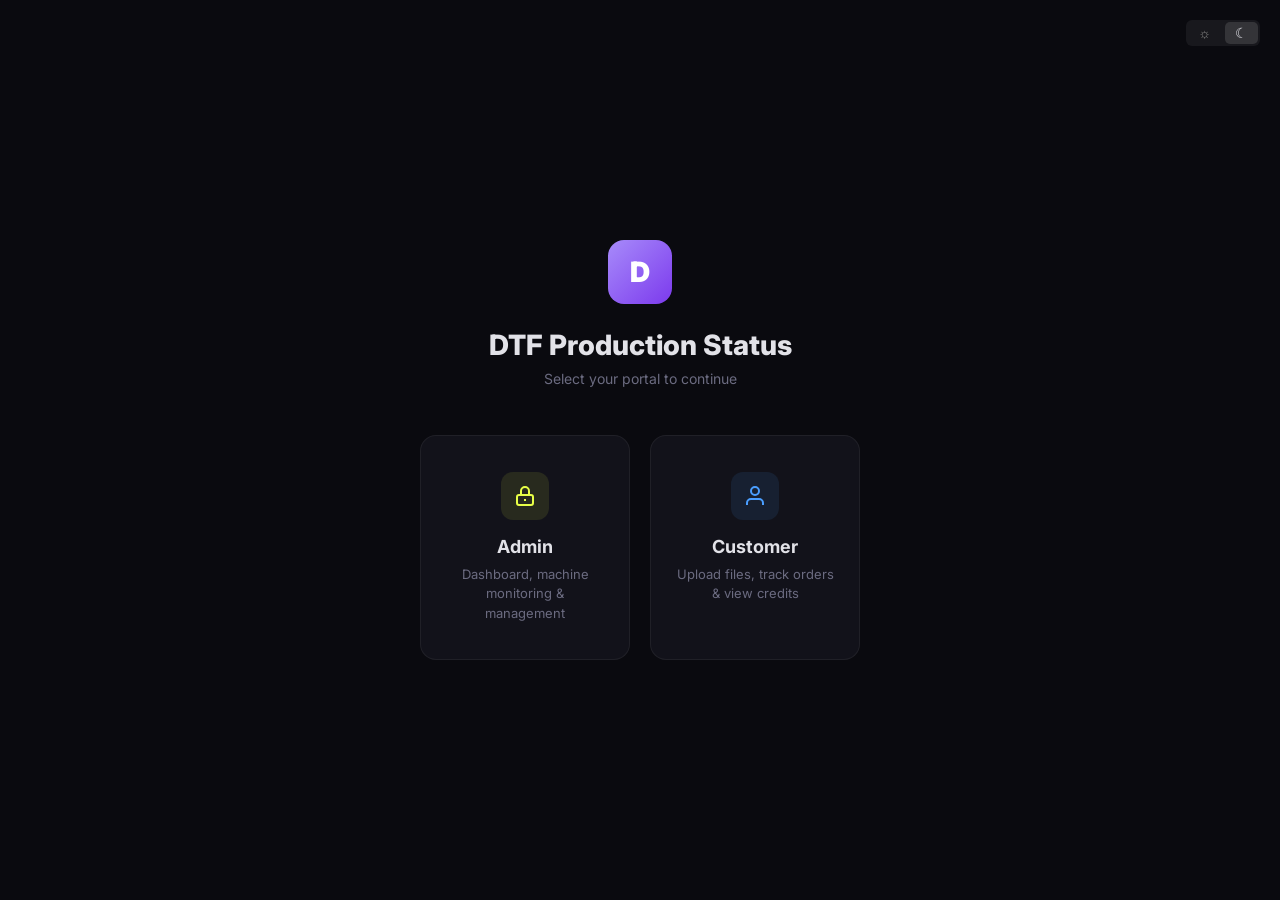
<file: server/static/landing.html>
<!DOCTYPE html>
<html lang="en">
<head>
<meta charset="UTF-8">
<link rel="icon" href="/static/favicon.ico">
<meta name="viewport" content="width=device-width, initial-scale=1.0">
<title>DTF Production Status</title>
<link href="https://fonts.googleapis.com/css2?family=Inter:wght@400;500;600;700;800;900&display=swap" rel="stylesheet">
<style>
  * { margin:0; padding:0; box-sizing:border-box; }

  :root, [data-theme="dark"] {
    --l-bg: #0a0a0f;
    --l-text: #e2e2e8;
    --l-muted: #6b6b80;
    --l-card-bg: #12121a;
    --l-card-border: rgba(255,255,255,0.06);
    --l-card-hover-bg: #16161f;
    --l-admin-icon-bg: rgba(232,255,71,0.1);
    --l-admin-icon-color: #E8FF47;
    --l-customer-icon-bg: rgba(74,158,255,0.1);
    --l-customer-icon-color: #4A9EFF;
    --l-toggle-bg: rgba(255,255,255,0.06);
    --l-toggle-active: rgba(255,255,255,0.12);
    --l-toggle-text: #6b6b80;
    --l-toggle-active-text: #e2e2e8;
  }

  [data-theme="light"] {
    --l-bg: #FFFFFF;
    --l-text: #1A1A1A;
    --l-muted: #666666;
    --l-card-bg: #F5F5F7;
    --l-card-border: rgba(0,0,0,0.08);
    --l-card-hover-bg: #EBEBED;
    --l-admin-icon-bg: rgba(124,58,237,0.1);
    --l-admin-icon-color: #7c3aed;
    --l-customer-icon-bg: rgba(37,99,235,0.1);
    --l-customer-icon-color: #2563eb;
    --l-toggle-bg: rgba(0,0,0,0.05);
    --l-toggle-active: rgba(0,0,0,0.1);
    --l-toggle-text: #888;
    --l-toggle-active-text: #1A1A1A;
  }

  body {
    font-family: 'Inter', sans-serif;
    background: var(--l-bg);
    color: var(--l-text);
    display: flex;
    align-items: center;
    justify-content: center;
    min-height: 100vh;
    transition: background 0.3s, color 0.3s;
  }
  .landing {
    text-align: center;
    max-width: 480px;
    padding: 20px;
  }
  .logo-mark {
    width: 64px; height: 64px;
    background: linear-gradient(135deg, #a78bfa, #7c3aed);
    border-radius: 16px;
    display: flex; align-items: center; justify-content: center;
    font-weight: 900; font-size: 28px; color: #fff;
    margin: 0 auto 24px;
  }
  .title {
    font-size: 28px; font-weight: 800; margin-bottom: 8px;
  }
  .subtitle {
    font-size: 14px; color: var(--l-muted); margin-bottom: 48px;
  }
  .cards {
    display: flex; gap: 20px;
  }
  .card {
    flex: 1;
    background: var(--l-card-bg);
    border: 1px solid var(--l-card-border);
    border-radius: 16px;
    padding: 36px 24px;
    cursor: pointer;
    transition: border-color 0.2s, transform 0.2s, background 0.2s;
    text-decoration: none;
    color: inherit;
    display: block;
  }
  .card:hover {
    border-color: #7c3aed;
    transform: translateY(-4px);
    background: var(--l-card-hover-bg);
  }
  .card-icon {
    width: 48px; height: 48px;
    border-radius: 12px;
    display: flex; align-items: center; justify-content: center;
    margin: 0 auto 16px;
  }
  .card-icon.admin {
    background: var(--l-admin-icon-bg);
    color: var(--l-admin-icon-color);
  }
  .card-icon.customer {
    background: var(--l-customer-icon-bg);
    color: var(--l-customer-icon-color);
  }
  .card-title {
    font-size: 18px; font-weight: 700; margin-bottom: 8px;
  }
  .card-desc {
    font-size: 13px; color: var(--l-muted); line-height: 1.5;
  }
  .landing-theme-toggle {
    position: fixed; top: 20px; right: 20px;
  }
  .theme-toggle {
    display: flex; gap: 4px; background: var(--l-toggle-bg); border-radius: 6px; padding: 2px;
  }
  .theme-btn {
    padding: 4px 10px; border: none; border-radius: 5px; font-size: 14px;
    cursor: pointer; transition: background 0.15s, color 0.15s;
    background: transparent; color: var(--l-toggle-text); line-height: 1;
  }
  .theme-btn.active { background: var(--l-toggle-active); color: var(--l-toggle-active-text); }
  @media (max-width: 500px) {
    .cards { flex-direction: column; }
  }
</style>
</head>
<body>
<div class="landing-theme-toggle">
  <div class="theme-toggle">
    <button class="theme-btn" data-theme="light" title="Light mode">&#9788;</button>
    <button class="theme-btn active" data-theme="dark" title="Dark mode">&#9790;</button>
  </div>
</div>
<div class="landing">
  <div class="logo-mark">D</div>
  <div class="title">DTF Production Status</div>
  <div class="subtitle">Select your portal to continue</div>
  <div class="cards">
    <a href="/admin" class="card">
      <div class="card-icon admin">
        <svg width="24" height="24" viewBox="0 0 24 24" fill="none" stroke="currentColor" stroke-width="2"><path d="M12 15v2m-6 4h12a2 2 0 002-2v-6a2 2 0 00-2-2H6a2 2 0 00-2 2v6a2 2 0 002 2zm10-10V7a4 4 0 00-8 0v4h8z"/></svg>
      </div>
      <div class="card-title">Admin</div>
      <div class="card-desc">Dashboard, machine monitoring & management</div>
    </a>
    <a href="/customer" class="card">
      <div class="card-icon customer">
        <svg width="24" height="24" viewBox="0 0 24 24" fill="none" stroke="currentColor" stroke-width="2"><path d="M20 21v-2a4 4 0 00-4-4H8a4 4 0 00-4 4v2"/><circle cx="12" cy="7" r="4"/></svg>
      </div>
      <div class="card-title">Customer</div>
      <div class="card-desc">Upload files, track orders & view credits</div>
    </a>
  </div>
</div>
<script>
(function() {
  const saved = localStorage.getItem('landing-theme') || 'dark';
  document.documentElement.setAttribute('data-theme', saved);

  function updateButtons() {
    document.querySelectorAll('.theme-btn').forEach(btn => {
      btn.classList.toggle('active', btn.dataset.theme === document.documentElement.getAttribute('data-theme'));
    });
  }
  updateButtons();

  document.addEventListener('click', function(e) {
    if (e.target.classList.contains('theme-btn')) {
      const theme = e.target.dataset.theme;
      document.documentElement.setAttribute('data-theme', theme);
      localStorage.setItem('landing-theme', theme);
      localStorage.setItem('admin-theme', theme);
      localStorage.setItem('customer-theme', theme);
      updateButtons();
    }
  });
})();
</script>
</body>
</html>
</file>
